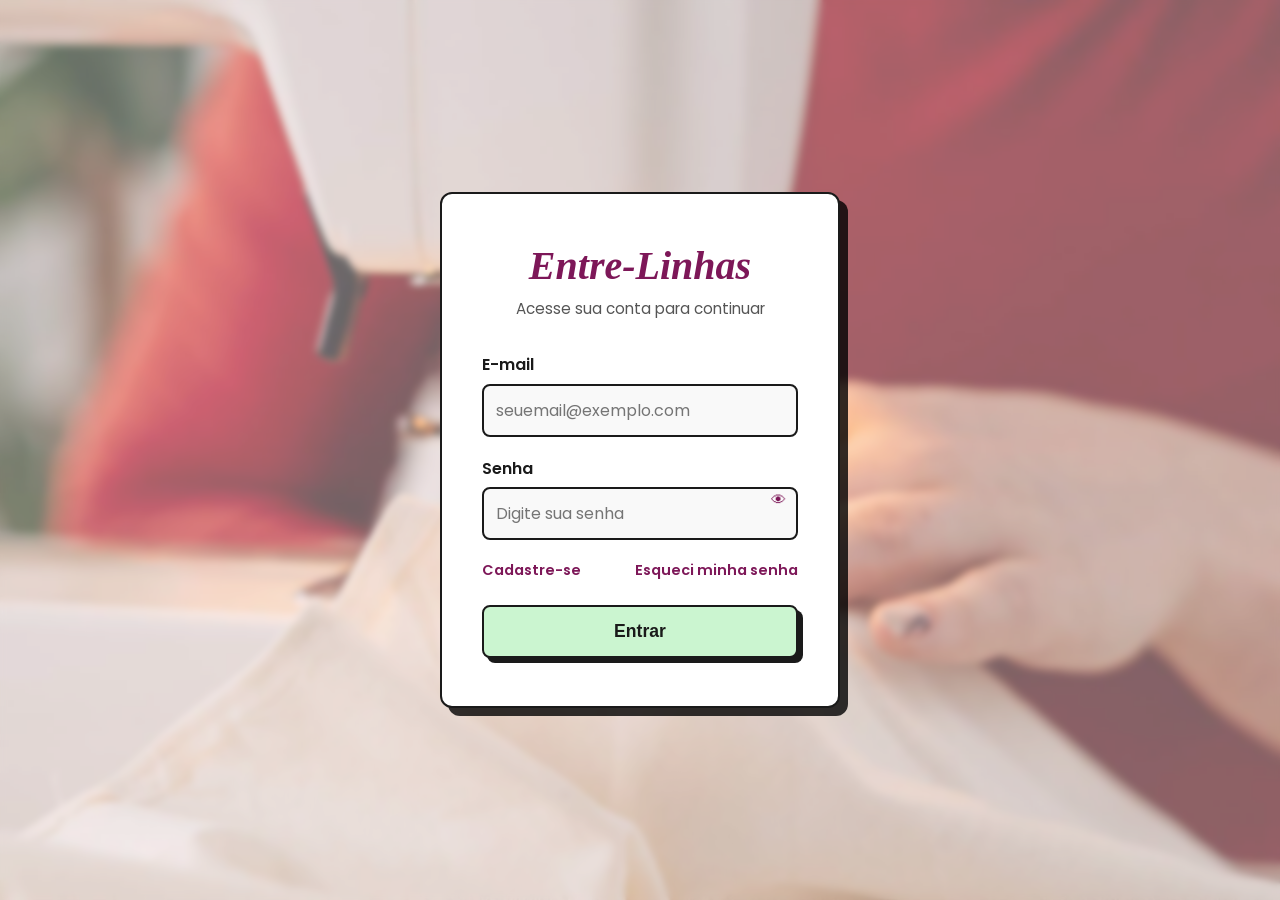
<file: index.html>
<!DOCTYPE html>
<html lang="pt-BR">
<head>
    <meta charset="UTF-8">
    <meta name="viewport" content="width=device-width, initial-scale=1.0">
    <title>Login</title>
    <link rel="stylesheet" href="./frontend/css/style-login.css">
    <link href="https://fonts.googleapis.com/css2?family=Poppins:wght@300;400;600&display=swap" rel="stylesheet">
</head>
<body>

<div class="login-container">

    <h2>Entre-Linhas</h2>
    <p class="descricao">Acesse sua conta para continuar</p>

    <form id="login-form">

        <div class="campo">
            <label for="email">E-mail</label>
            <input type="email" id="email" placeholder="seuemail@exemplo.com" required>
        </div>

        <div class="campo senha-wrapper">
            <label for="senha">Senha</label>
            <input type="password" id="senha" placeholder="Digite sua senha" required>
            <button type="button" class="toggle-senha" data-target="senha">👁</button>
        </div>

        <div class="login-links">
            <a href="choose-reg.html">Cadastre-se</a>
            <a href="forg-pwd.html">Esqueci minha senha</a>
        </div>

        <div id="feedback" class="feedback"></div>

        <button type="submit" class="btn-login">Entrar</button>
    </form>
</div>

<script src="frontend/js/auth.js"></script>

</body>
</html>
</file>
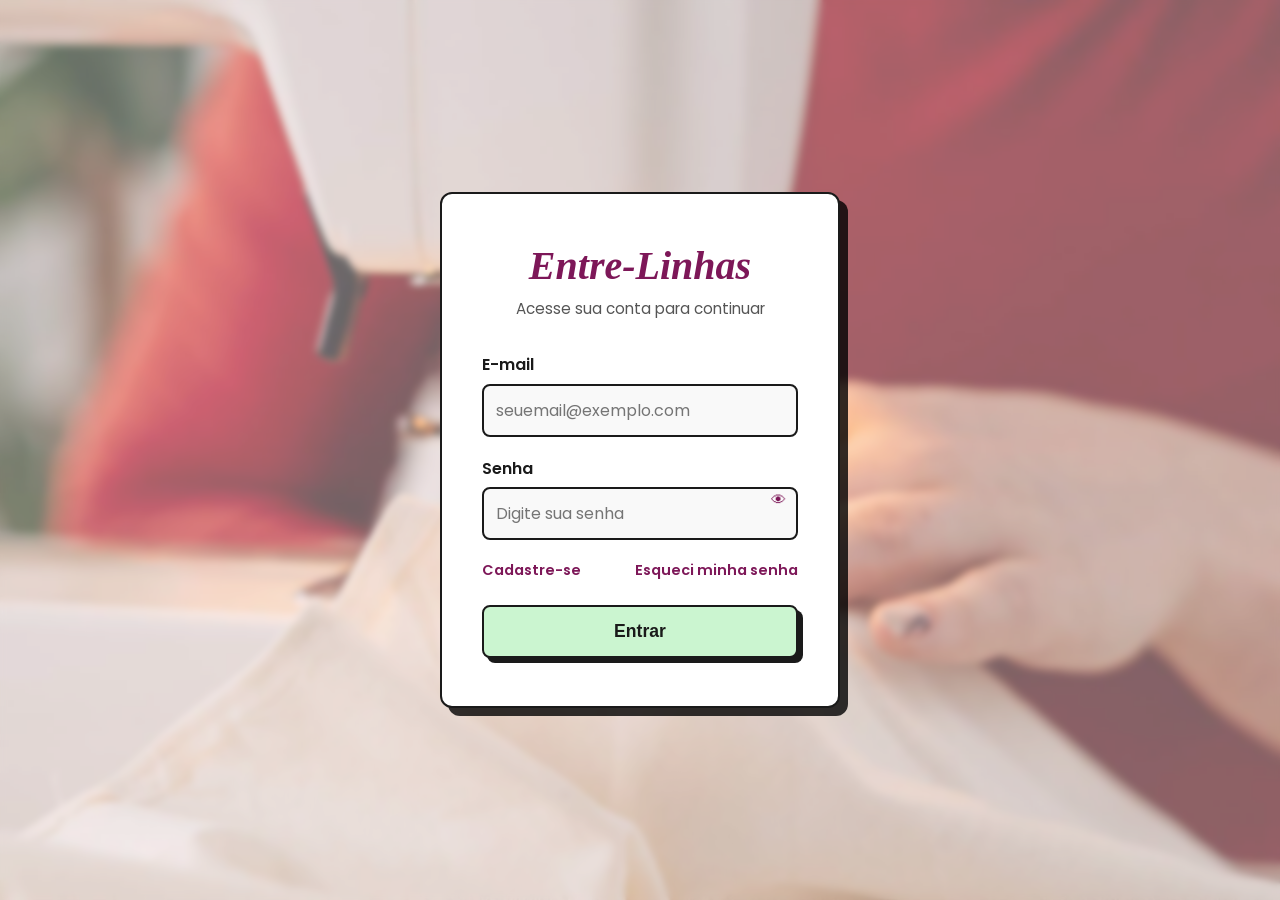
<file: app.html>
<!DOCTYPE html>
<html lang="pt-BR">
<head>
    <meta charset="UTF-8">
    <meta name="viewport" content="width=device-width, initial-scale=1.0">
    <title>Entre Linhas - Dashboard</title>
    <link rel="stylesheet" href="https://fonts.googleapis.com/css2?family=Poppins:wght@300;400;600&display=swap">
    <link rel="stylesheet" href="frontend/css/app.css">
</head>
<body>
<header class="header">
    <h1>Entre Linhas</h1>
    <div class="user-info">
        <span id="welcome-name"></span>
        <span id="welcome-role" class="chip"></span>
        <button id="logout" class="btn secondary">Sair</button>
    </div>
</header>
<div class="layout">
    <aside class="sidebar">
        <h2 class="section-title">Status</h2>
        <div id="status" class="alert">Pronto para testar a API.</div>
        <p id="user-summary"></p>
        <form id="availability-form" class="section">
            <h3>Disponibilidade</h3>
            <label><input type="checkbox" id="availability"> Estou disponível</label>
            <button class="btn" type="submit">Salvar</button>
        </form>
        <form id="open-chat-form" class="section">
            <h3>Abrir chat por ID</h3>
            <div class="form-group">
                <label for="chat-user-id">ID do usuário</label>
                <input type="number" id="chat-user-id" min="1" />
            </div>
            <button class="btn" type="submit">Abrir chat</button>
        </form>
    </aside>

    <main class="content-panel">
        <section class="section">
            <h3>Buscar usuários</h3>
            <form id="search-form">
                <div class="card-list">
                    <div class="form-group">
                        <label for="search-name">Nome</label>
                        <input type="text" id="search-name" placeholder="Buscar por nome">
                    </div>
                    <div class="form-group">
                        <label for="search-type">Tipo</label>
                        <select id="search-type">
                            <option value="">Todos</option>
                            <option value="COMPANY">Empresa</option>
                            <option value="FACTION">Facção</option>
                            <option value="FACCIONISTA">Faccionista</option>
                        </select>
                    </div>
                    <div class="form-group">
                        <label for="search-state">Estado</label>
                        <input type="text" id="search-state" placeholder="UF">
                    </div>
                    <div class="form-group">
                        <label for="search-city">Cidade</label>
                        <input type="text" id="search-city" placeholder="Cidade">
                    </div>
                    <div class="form-group">
                        <label for="search-mainService">Serviço principal</label>
                        <input type="text" id="search-mainService" placeholder="ex: costura">
                    </div>
                    <div class="form-group">
                        <label for="search-availability">Disponibilidade</label>
                        <select id="search-availability">
                            <option value="">Todas</option>
                            <option value="true">Disponível</option>
                            <option value="false">Indisponível</option>
                        </select>
                    </div>
                </div>
                <button class="btn" type="submit">Buscar</button>
            </form>
            <div id="search-results" class="card-list"></div>
        </section>

        <section class="section">
            <h3>Perfil selecionado</h3>
            <div id="profile-details">Escolha um usuário para ver detalhes.</div>
        </section>

        <section class="section">
            <h3>Solicitações de serviço</h3>
            <form id="request-form" class="card-list">
                <div class="form-group">
                    <label for="req-name">Nome do pedido</label>
                    <input type="text" id="req-name" required>
                </div>
                <div class="form-group">
                    <label for="req-description">Descrição</label>
                    <textarea id="req-description"></textarea>
                </div>
                <div class="form-group">
                    <label for="req-faction">ID da facção</label>
                    <input type="number" id="req-faction" required>
                </div>
                <div class="form-group">
                    <label for="req-service">ID do serviço</label>
                    <input type="number" id="req-service" required>
                </div>
                <button class="btn" type="submit">Criar solicitação (empresa)</button>
            </form>
            <div id="request-list" class="card-list"></div>
        </section>

        <section class="section">
            <h3>Chat</h3>
            <div class="card-list">
                <div>
                    <h4>Conversas</h4>
                    <div id="chat-list" class="card-list"></div>
                </div>
                <div>
                    <h4>Mensagens</h4>
                    <div id="message-box" class="messages"></div>
                    <form id="message-form" class="form-group" style="margin-top:0.5rem;">
                        <label for="message-content">Mensagem</label>
                        <input type="text" id="message-content" placeholder="Digite e envie">
                        <button class="btn" type="submit">Enviar</button>
                    </form>
                </div>
            </div>
        </section>

        <section class="section">
            <h3>Avaliações</h3>
            <form id="review-form" class="card-list">
                <div class="form-group">
                    <label for="review-receiver">ID do avaliado</label>
                    <input type="number" id="review-receiver" required>
                </div>
                <div class="form-group">
                    <label for="review-request">ID da solicitação</label>
                    <input type="number" id="review-request" required>
                </div>
                <div class="form-group">
                    <label for="review-rating">Nota (1-5)</label>
                    <input type="number" id="review-rating" min="1" max="5" required>
                </div>
                <div class="form-group">
                    <label for="review-comment">Comentário</label>
                    <textarea id="review-comment"></textarea>
                </div>
                <button class="btn" type="submit">Enviar avaliação</button>
            </form>
            <div id="review-list" class="card-list"></div>
        </section>
    </main>
</div>
<footer>
    Ferramenta básica para testar todos os endpoints do backend.
</footer>
<script src="frontend/js/app.js"></script>
</body>
</html>
</file>
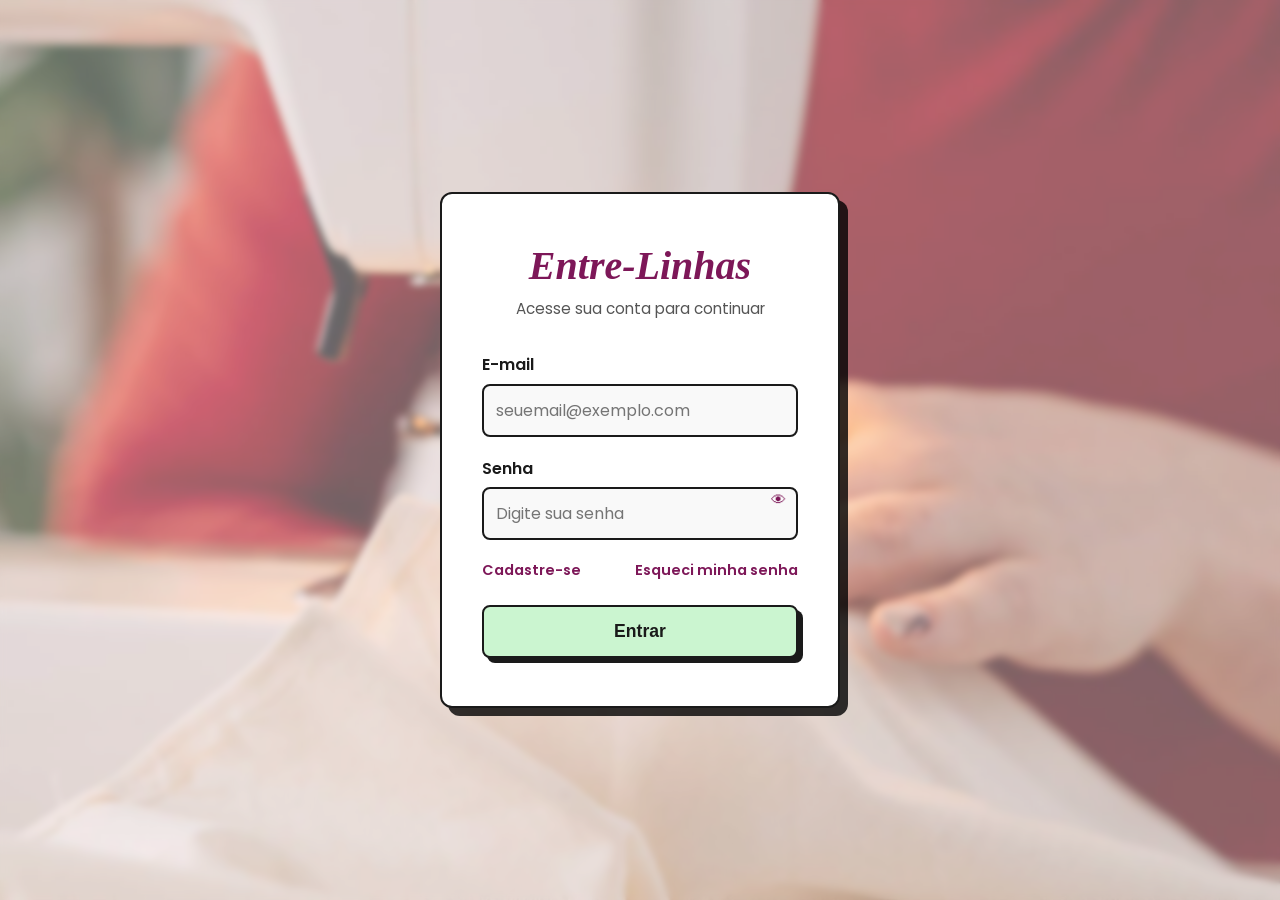
<file: chat.html>
<!DOCTYPE html>
<html lang="pt-BR">
<head>
    <meta charset="UTF-8">
    <meta name="viewport" content="width=device-width, initial-scale=1.0">
    <title>Entre Linhas - Chat</title>
    <link rel="stylesheet" href="https://fonts.googleapis.com/css2?family=Poppins:wght@300;400;600&display=swap">
    <link rel="stylesheet" href="frontend/css/app-shell.css">
</head>
<body>
<header class="topbar">
    <div class="brand">Entre Linhas</div>
    <div class="user-chip">
        <div>
            <div id="user-name"></div>
            <div class="pill" id="user-type"></div>
        </div>
        <button id="menu-toggle" class="menu-btn">☰</button>
    </div>
</header>
<div id="menu-overlay" class="menu-overlay"></div>
<aside id="menu-drawer" class="menu-drawer">
    <h3>Menu</h3>
    <ul class="menu-list">
        <li><button data-link="faccionista-page.html">Busca</button></li>
        <li><button data-link="my-profile.html">Meu perfil</button></li>
        <li><button id="menu-logout">Sair</button></li>
    </ul>
</aside>

<main class="page">
    <div class="section-nav">
        <button class="btn-secondary" onclick="window.history.back();">Voltar</button>
    </div>
    <div class="card">
        <h2 class="section-title">Chat</h2>
        <form id="open-chat-form" class="form-grid">
            <label class="label" for="chat-user-id">Abrir chat com usuário (ID)</label>
            <input id="chat-user-id" type="number" placeholder="Ex: 5">
            <button class="btn-primary" type="submit">Abrir chat</button>
        </form>
        <div class="form-row" style="margin-top:1rem;">
            <div class="card">
                <h3>Conversas</h3>
                <div id="chat-list" class="form-grid"></div>
            </div>
            <div class="card">
                <h3>Mensagens</h3>
                <div id="message-box" class="form-grid"></div>
                <form id="message-form" class="form-grid" style="margin-top:0.5rem;">
                    <input type="hidden" id="chat-id">
                    <label class="label" for="message-content">Mensagem</label>
                    <input id="message-content" type="text" placeholder="Digite sua mensagem">
                    <button class="btn-primary" type="submit">Enviar</button>
                </form>
            </div>
        </div>
        <div id="feedback" class="feedback" aria-live="polite"></div>
    </div>
</main>

<script src="frontend/js/common.js"></script>
<script src="frontend/js/chat.js"></script>
</body>
</html>
</file>
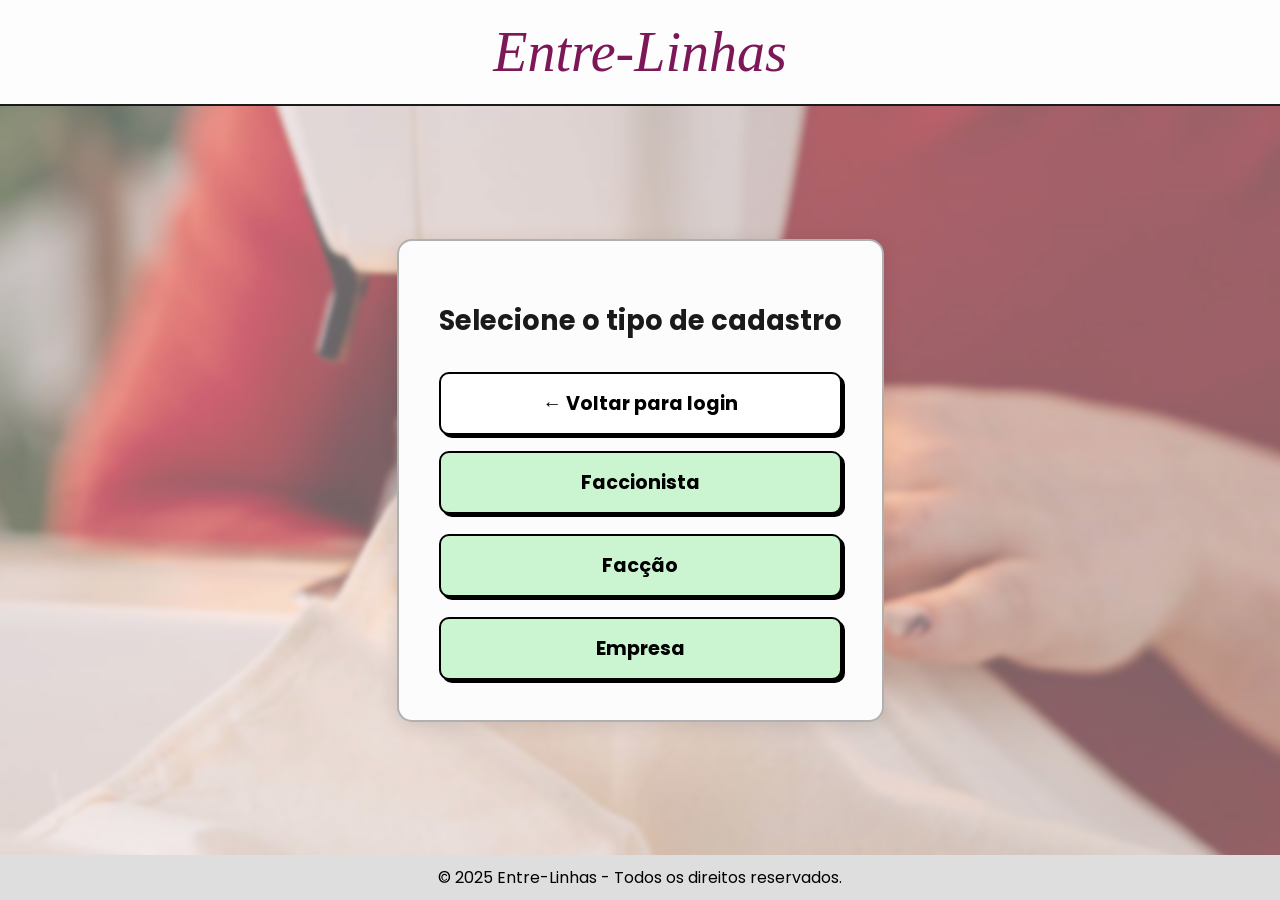
<file: choose-reg.html>
<!DOCTYPE html>
<html lang="pt-BR">
<head>
    <meta charset="UTF-8">
    <meta name="viewport" content="width=device-width, initial-scale=1.0">
    <title>Tipo de Cadastro</title>
    <link rel="stylesheet" href="./frontend/css/reg-choose.css">
    <link href="https://fonts.googleapis.com/css2?family=Poppins:wght@300;400;600&display=swap" rel="stylesheet">
</head>

<body>

<header class="header-faixa">
    Entre-Linhas
</header>

<div class="container">

    <h1 class="titulo">Selecione o tipo de cadastro</h1>

    <div class="botoes-container" style="margin-bottom: 16px;">
        <a href="index.html" class="botao" style="background-color:#fff;">← Voltar para login</a>
    </div>

    <div class="botoes-container">
        <a href="faccionista-reg.html" class="botao">Faccionista</a>
        <a href="faccao-reg.html" class="botao">Facção</a>
        <a href="empresa-reg.html" class="botao">Empresa</a>
    </div>

</div>

<footer class="footer-faixa">
    &copy; 2025 Entre-Linhas - Todos os direitos reservados.
</footer>

</body>
</html>
</file>
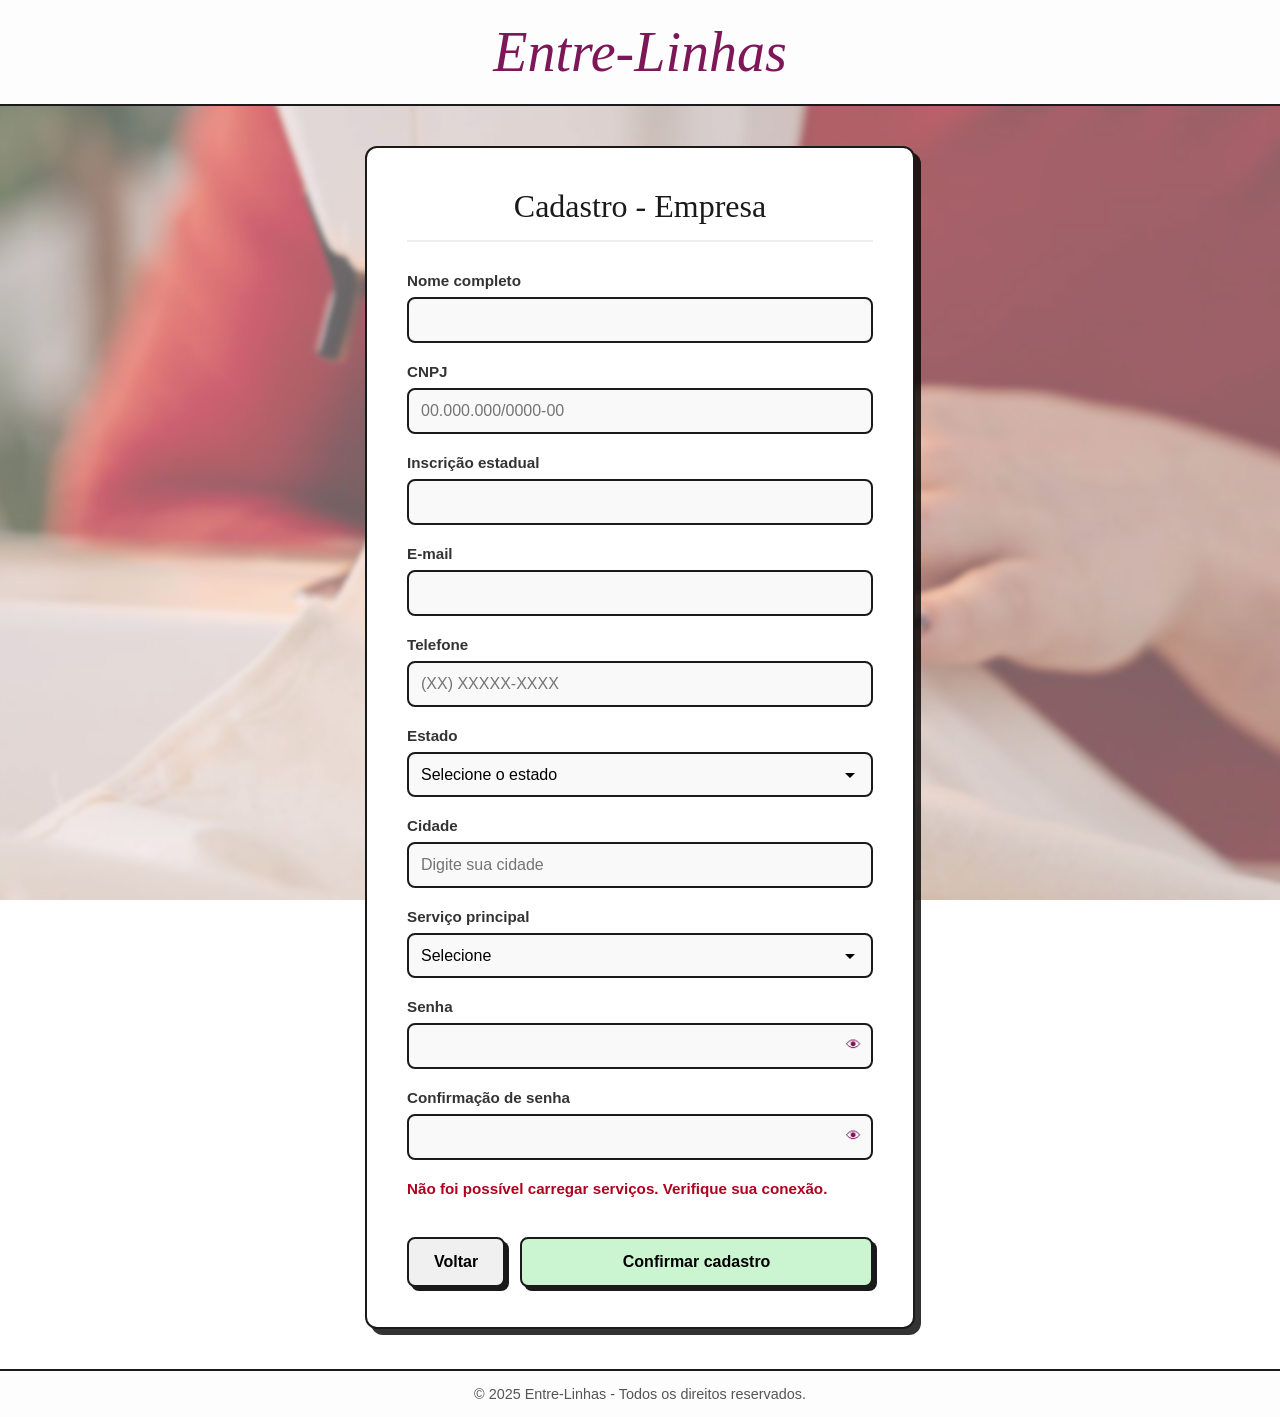
<file: empresa-reg.html>
<!DOCTYPE html>
<html lang="pt-BR">
<head>
    <meta charset="UTF-8">
    <meta name="viewport" content="width=device-width, initial-scale=1.0">
    <title>Cadastro - Empresa</title>
    <link rel="stylesheet" href="frontend/css/style-reg.css">
</head>
<body>
    <header class="header-faixa">
        Entre-Linhas
    </header>

    <div class="cadastro-container">
        <div class="titulo">
            Cadastro - Empresa
        </div>

        <form id="register-form" data-user-type="COMPANY">
            <div class="campo-grupo">
                <label for="nome">Nome completo</label>
                <input type="text" id="nome" name="nome" required>
            </div>

            <div class="campo-grupo">
                <label for="cnpj">CNPJ</label>
                <input type="text" id="cnpj" name="cnpj" placeholder="00.000.000/0000-00" required>
            </div>

            <div class="campo-grupo">
                <label for="inscricao-estadual">Inscrição estadual</label>
                <input type="text" id="inscricao-estadual" name="inscricao-estadual" required>
            </div>

            <div class="campo-grupo">
                <label for="email">E-mail</label>
                <input type="email" id="email" name="email" required>
            </div>

            <div class="campo-grupo">
                <label for="telefone">Telefone</label>
                <input type="tel" id="telefone" name="telefone" placeholder="(XX) XXXXX-XXXX" required>
            </div>

            <div class="campo-grupo">
                <label for="estado">Estado</label>
                <select id="estado" name="estado" required>
                    <option value="" disabled selected>Selecione o estado</option>
                </select>
            </div>

            <div class="campo-grupo">
                <label for="cidade">Cidade</label>
                <input type="text" id="cidade" name="cidade" placeholder="Digite sua cidade" list="lista-cidades" required>
                <datalist id="lista-cidades"></datalist>
            </div>

            <div class="campo-grupo">
                <label for="servico-id">Serviço principal</label>
                <select id="servico-id" name="servico-id" required>
                    <option value="" disabled selected>Selecione</option>
                </select>
            </div>

            <div class="campo-grupo senha-wrapper">
                <label for="senha">Senha</label>
                <input type="password" id="senha" name="senha" minlength="8" required>
                <button type="button" class="toggle-senha" data-target="senha">👁</button>
            </div>

            <div class="campo-grupo senha-wrapper">
                <label for="confirmacao-senha">Confirmação de senha</label>
                <input type="password" id="confirmacao-senha" name="confirmacao-senha" minlength="8" required>
                <button type="button" class="toggle-senha" data-target="confirmacao-senha">👁</button>
            </div>

            <div id="feedback" class="feedback"></div>

            <div class="botoes-container">
                <a href="choose-reg.html" class="btn-voltar">Voltar</a>
                <button type="submit" class="btn-confirmar">
                    Confirmar cadastro
                </button>
            </div>
        </form>
    </div>

    <footer class="footer-faixa">
        &copy; 2025 Entre-Linhas - Todos os direitos reservados.
    </footer>

    <script src="frontend/js/main.js"></script>
    <script src="frontend/js/auth.js"></script>
</body>
</html>
</file>
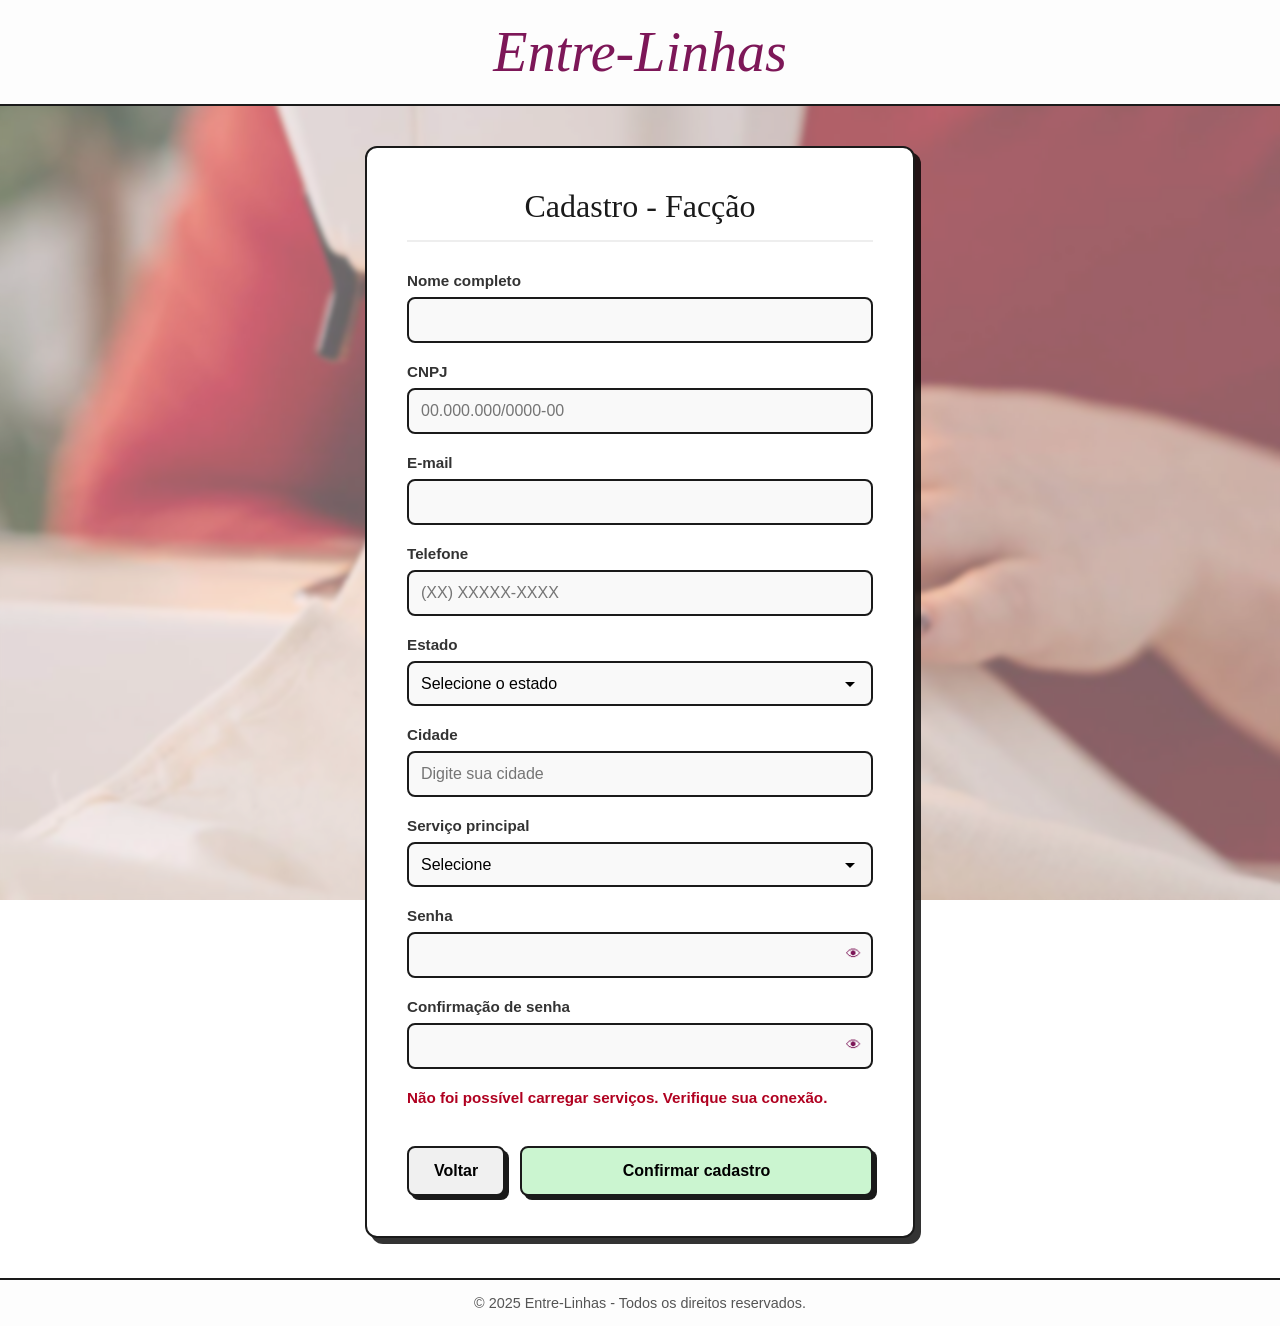
<file: faccao-reg.html>
<!DOCTYPE html>
<html lang="pt-BR">
<head>
    <meta charset="UTF-8">
    <meta name="viewport" content="width=device-width, initial-scale=1.0">
    <title>Cadastro - Facção</title>
    <link rel="stylesheet" href="frontend/css/style-reg.css">
</head>
<body>
    <header class="header-faixa">
        Entre-Linhas
    </header>

    <div class="cadastro-container">
        <div class="titulo">
            Cadastro - Facção
        </div>

        <form id="register-form" data-user-type="FACTION">
            <div class="campo-grupo">
                <label for="nome">Nome completo</label>
                <input type="text" id="nome" name="nome" required>
            </div>

            <div class="campo-grupo">
                <label for="cnpj">CNPJ</label>
                <input type="text" id="cnpj" name="cnpj" placeholder="00.000.000/0000-00" required>
            </div>

            <div class="campo-grupo">
                <label for="email">E-mail</label>
                <input type="email" id="email" name="email" required>
            </div>

            <div class="campo-grupo">
                <label for="telefone">Telefone</label>
                <input type="tel" id="telefone" name="telefone" placeholder="(XX) XXXXX-XXXX" required>
            </div>

            <div class="campo-grupo">
                <label for="estado">Estado</label>
                <select id="estado" name="estado" required>
                    <option value="" disabled selected>Selecione o estado</option>
                </select>
            </div>

            <div class="campo-grupo">
                <label for="cidade">Cidade</label>
                <input type="text" id="cidade" name="cidade" placeholder="Digite sua cidade" list="lista-cidades" required>
                <datalist id="lista-cidades"></datalist>
            </div>

            <div class="campo-grupo">
                <label for="servico-id">Serviço principal</label>
                <select id="servico-id" name="servico-id" required>
                    <option value="" disabled selected>Selecione</option>
                </select>
            </div>

            <div class="campo-grupo senha-wrapper">
                <label for="senha">Senha</label>
                <input type="password" id="senha" name="senha" minlength="8" required>
                <button type="button" class="toggle-senha" data-target="senha">👁</button>
            </div>

            <div class="campo-grupo senha-wrapper">
                <label for="confirmacao-senha">Confirmação de senha</label>
                <input type="password" id="confirmacao-senha" name="confirmacao-senha" minlength="8" required>
                <button type="button" class="toggle-senha" data-target="confirmacao-senha">👁</button>
            </div>

            <div id="feedback" class="feedback"></div>

            <div class="botoes-container">
                <a href="choose-reg.html" class="btn-voltar">Voltar</a>
                <button type="submit" class="btn-confirmar">
                    Confirmar cadastro
                </button>
            </div>
        </form>
    </div>

    <footer class="footer-faixa">
        &copy; 2025 Entre-Linhas - Todos os direitos reservados.
    </footer>

    <script src="frontend/js/main.js"></script>
    <script src="frontend/js/auth.js"></script>
</body>
</html>
</file>
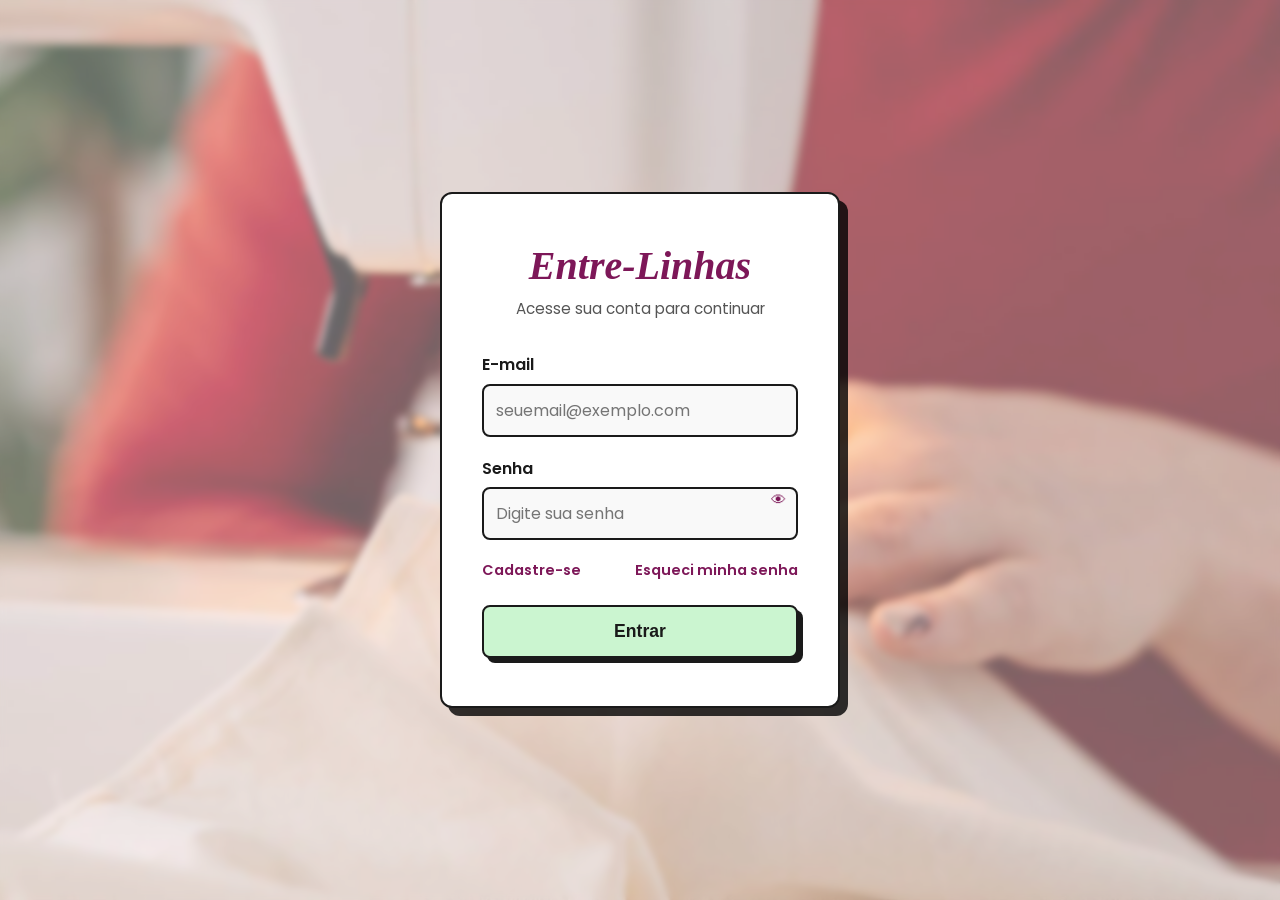
<file: faccionista-page.html>
<!DOCTYPE html>
<html lang="pt-BR">
<head>
    <meta charset="UTF-8">
    <meta name="viewport" content="width=device-width, initial-scale=1.0">
    <title>Entre-Linhas — Conexões</title>
    <link href="https://fonts.googleapis.com/css2?family=Poppins:wght@300;400;600&display=swap" rel="stylesheet">
    <link rel="stylesheet" href="./frontend/css/faccionista.css">
    <link rel="stylesheet" href="https://cdnjs.cloudflare.com/ajax/libs/font-awesome/6.5.0/css/all.min.css">
</head>
<body>

<header class="topbar home-topbar">
    <div class="logo">
        <img src="frontend/images/agulha.png" alt="Agulha e Linha" class="logo-icon">
        Entre-Linhas
    </div>

    <div class="header-actions">
        <div class="user-meta">
            <div id="user-name" class="user-name"></div>
            <span class="pill" id="user-type"></span>
        </div>
        <button class="icon-btn menu-toggle" id="menu-toggle" aria-label="Abrir menu">☰</button>
        <div class="menu-panel" id="menu-panel">
            <button data-action="profile">Meu perfil</button>
            <button data-action="logout">Sair</button>
            <button class="danger" data-action="delete">Deletar conta</button>
        </div>
    </div>
</header>
<div id="menu-overlay" class="menu-overlay"></div>

<main class="container home-content">
    <section class="panel">
        <h2>Encontre quem você procura</h2>
        <p class="subtitle">Pesquise pelo nome e refine por filtros para ver apenas as entidades relevantes para o seu perfil.</p>
        <div class="search-bar">
            <i class="fa fa-search"></i>
            <input id="search-name" type="search" placeholder="Buscar pelo nome da entidade" autocomplete="off">
        </div>
        <div class="filters-grid">
            <div class="filter-field">
                <label for="filter-city">Cidade</label>
                <input id="filter-city" type="text" placeholder="Ex.: São Paulo">
            </div>
            <div class="filter-field">
                <label for="filter-state">Estado</label>
                <input id="filter-state" type="text" placeholder="UF">
            </div>
            <div class="filter-field">
                <label for="filter-service">Serviço</label>
                <select id="filter-service"></select>
            </div>
            <div class="filter-field">
                <label for="filter-type">Tipo de entidade</label>
                <select id="filter-type"></select>
            </div>
        </div>
    </section>

    <section class="panel results-panel">
        <div class="panel-header">
            <h2>Resultados</h2>
            <div id="feedback" class="feedback" aria-live="polite"></div>
        </div>
        <div id="results" class="cards-grid"></div>
    </section>
</main>

<footer>
    © 2025 Entre-Linhas — Todos os direitos reservados.
</footer>

<script src="frontend/js/common.js"></script>
<script src="frontend/js/home.js"></script>
</body>
</html>
</file>
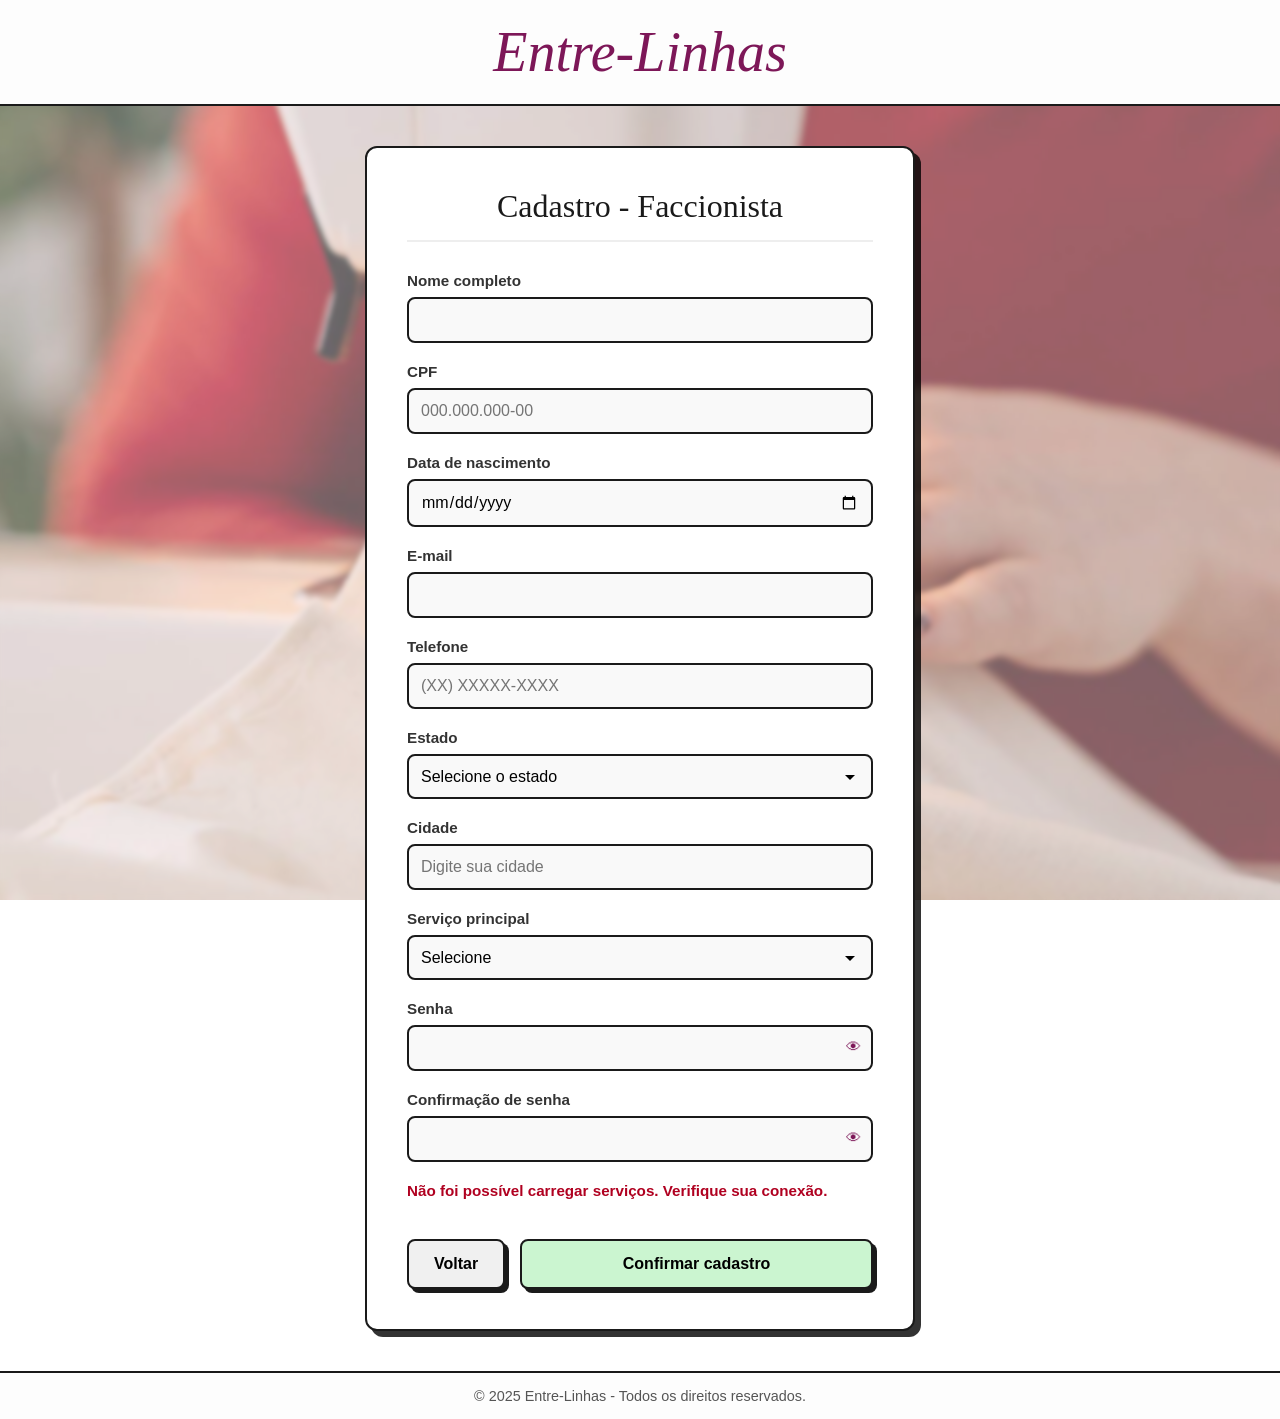
<file: faccionista-reg.html>
<!DOCTYPE html>
<html lang="pt-BR">
<head>
    <meta charset="UTF-8">
    <meta name="viewport" content="width=device-width, initial-scale=1.0">
    <title>Cadastro - Faccionista</title>
    <link rel="stylesheet" href="frontend/css/style-reg.css">
</head>

<body>

    <header class="header-faixa">
        Entre-Linhas
    </header>

    <div class="cadastro-container">

        <div class="titulo">
            Cadastro - Faccionista
        </div>

        <form id="register-form" data-user-type="FACCIONISTA">

            <div class="campo-grupo">
                <label for="nome">Nome completo</label>
                <input type="text" id="nome" name="nome" required>
            </div>

            <div class="campo-grupo">
                <label for="cpf">CPF</label>
                <input type="text" id="cpf" name="cpf"
                       placeholder="000.000.000-00"
                       title="Digite o CPF"
                       required>
            </div>

            <div class="campo-grupo">
                <label for="data-nascimento">Data de nascimento</label>
                <input type="date" id="data-nascimento" name="data-nascimento" required>
            </div>

            <div class="campo-grupo">
                <label for="email">E-mail</label>
                <input type="email" id="email" name="email" required>
            </div>

            <div class="campo-grupo">
                <label for="telefone">Telefone</label>
                <input type="tel" id="telefone" name="telefone" placeholder="(XX) XXXXX-XXXX" required>
            </div>

            <div class="campo-grupo">
                <label for="estado">Estado</label>
                <select id="estado" name="estado" required>
                    <option value="" disabled selected>Selecione o estado</option>
                </select>
            </div>

            <div class="campo-grupo">
                <label for="cidade">Cidade</label>
                <input type="text" id="cidade" name="cidade" placeholder="Digite sua cidade" list="lista-cidades" required>
                <datalist id="lista-cidades"></datalist>
            </div>

            <div class="campo-grupo">
                <label for="servico-id">Serviço principal</label>
                <select id="servico-id" name="servico-id" required>
                    <option value="" disabled selected>Selecione</option>
                </select>
            </div>

            <div class="campo-grupo senha-wrapper">
                <label for="senha">Senha</label>
                <input type="password" id="senha" name="senha" minlength="8" required>
                <button type="button" class="toggle-senha" data-target="senha">👁</button>
            </div>

            <div class="campo-grupo senha-wrapper">
                <label for="confirmacao-senha">Confirmação de senha</label>
                <input type="password" id="confirmacao-senha" name="confirmacao-senha" minlength="8" required>
                <button type="button" class="toggle-senha" data-target="confirmacao-senha">👁</button>
            </div>

            <div id="feedback" class="feedback"></div>

            <div class="botoes-container">
                <a href="choose-reg.html" class="btn-voltar">Voltar</a>
                <button type="submit" class="btn-confirmar">
                    Confirmar cadastro
                </button>
            </div>

        </form>
    </div>

    <footer class="footer-faixa">
        &copy; 2025 Entre-Linhas - Todos os direitos reservados.
    </footer>

    <script src="frontend/js/main.js"></script>
    <script src="frontend/js/auth.js"></script>

</body>
</html>
</file>
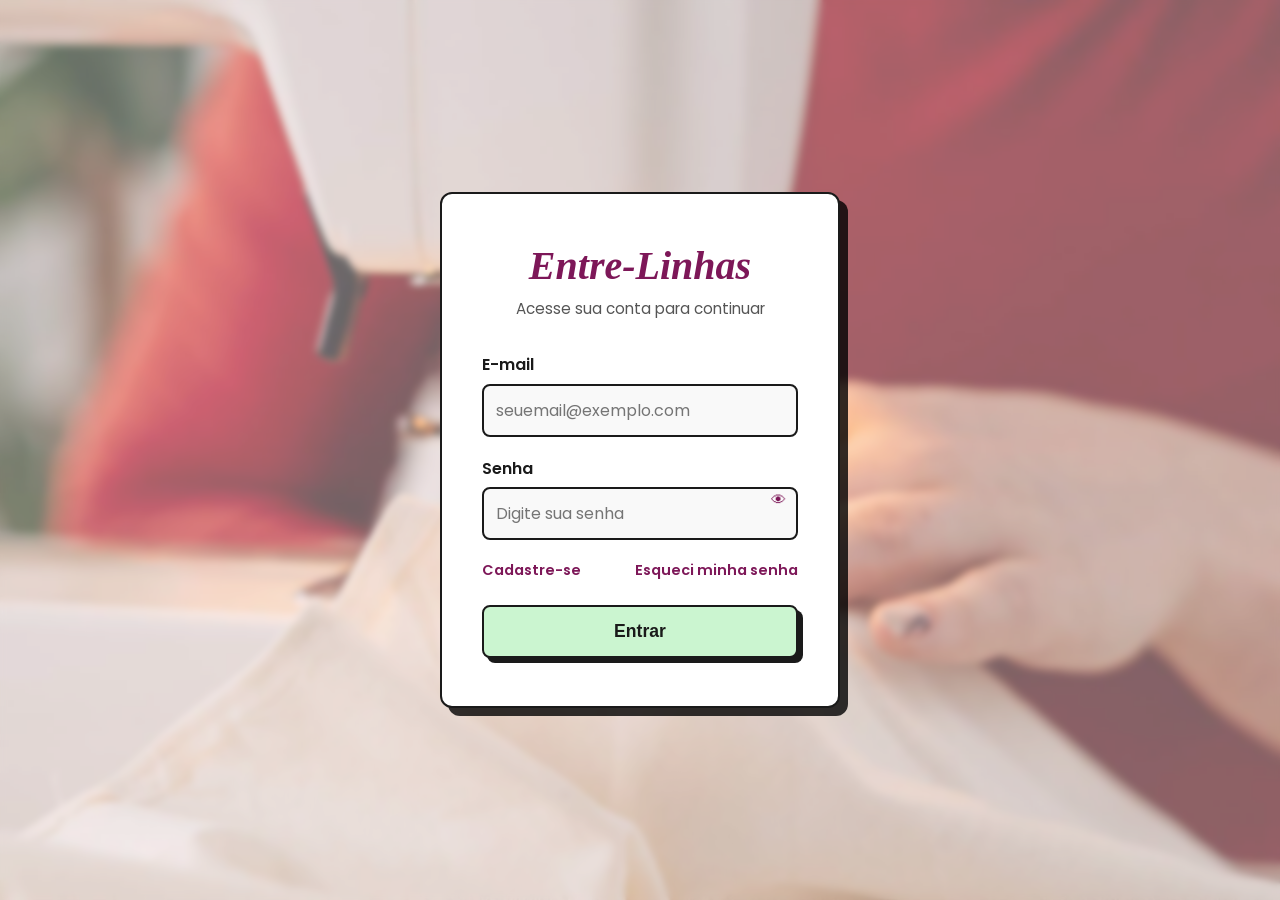
<file: my-profile.html>
<!DOCTYPE html>
<html lang="pt-BR">
<head>
    <meta charset="UTF-8">
    <meta name="viewport" content="width=device-width, initial-scale=1.0">
    <title>Entre Linhas - Meu Perfil</title>
    <link rel="stylesheet" href="https://fonts.googleapis.com/css2?family=Poppins:wght@300;400;600&display=swap">
    <link rel="stylesheet" href="frontend/css/faccionista.css">
    <link rel="stylesheet" href="https://cdnjs.cloudflare.com/ajax/libs/font-awesome/6.5.0/css/all.min.css">
</head>
<body>
<header class="topbar home-topbar">
    <div class="logo">
        <img src="frontend/images/agulha.png" alt="Agulha e Linha" class="logo-icon">
        Entre-Linhas
    </div>
    <div class="header-actions">
        <div class="user-meta">
            <div id="user-name" class="user-name"></div>
            <span class="pill" id="user-type"></span>
        </div>
        <button class="icon-btn menu-toggle" id="menu-toggle" aria-label="Abrir menu">☰</button>
        <div class="menu-panel" id="menu-panel">
            <button data-action="profile">Meu perfil</button>
            <button data-action="logout">Sair</button>
            <button class="danger" data-action="delete">Deletar conta</button>
        </div>
    </div>
</header>
<div id="menu-overlay" class="menu-overlay"></div>

<main class="container home-content">
    <section class="panel">
        <div class="panel-header">
            <h2>Meu perfil</h2>
            <button class="btn-secondary" data-link="faccionista-page.html">Voltar para a busca</button>
        </div>
        <p class="subtitle">Atualize suas informações e mantenha seu perfil sempre completo.</p>
        <form id="profile-form" class="form-grid">
            <div class="form-row">
                <div>
                    <label class="label" for="profile-name">Nome completo</label>
                    <input type="text" id="profile-name" required>
                </div>
                <div>
                    <label class="label" for="profile-email">E-mail</label>
                    <input type="email" id="profile-email" required>
                </div>
            </div>
            <div class="form-row">
                <div>
                    <label class="label" for="profile-phone">Telefone</label>
                    <input type="text" id="profile-phone">
                </div>
                <div>
                    <label class="label" for="profile-service">Serviço principal</label>
                    <select id="profile-service"></select>
                </div>
            </div>
            <div class="form-row">
                <div>
                    <label class="label" for="profile-state">Estado</label>
                    <input type="text" id="profile-state">
                </div>
                <div>
                    <label class="label" for="profile-city">Cidade</label>
                    <input type="text" id="profile-city">
                </div>
            </div>
            <div class="form-row">
                <div>
                    <label class="label" for="profile-desc">Descrição</label>
                    <textarea id="profile-desc" placeholder="Conte sobre você, sua facção ou empresa"></textarea>
                </div>
                <div class="availability-box">
                    <label class="label">Disponibilidade</label>
                    <label class="switch-label"><input type="checkbox" id="profile-availability"> Estou disponível</label>
                </div>
            </div>
            <div class="form-row" id="specific-fields"></div>
            <div class="form-actions">
                <button class="btn-primary" type="submit">Salvar alterações</button>
            </div>
            <div id="feedback" class="feedback" aria-live="polite"></div>
        </form>
    </section>
</main>

<footer>
    © 2025 Entre-Linhas — Todos os direitos reservados.
</footer>

<script src="frontend/js/common.js"></script>
<script src="frontend/js/my-profile.js"></script>
</body>
</html>
</file>
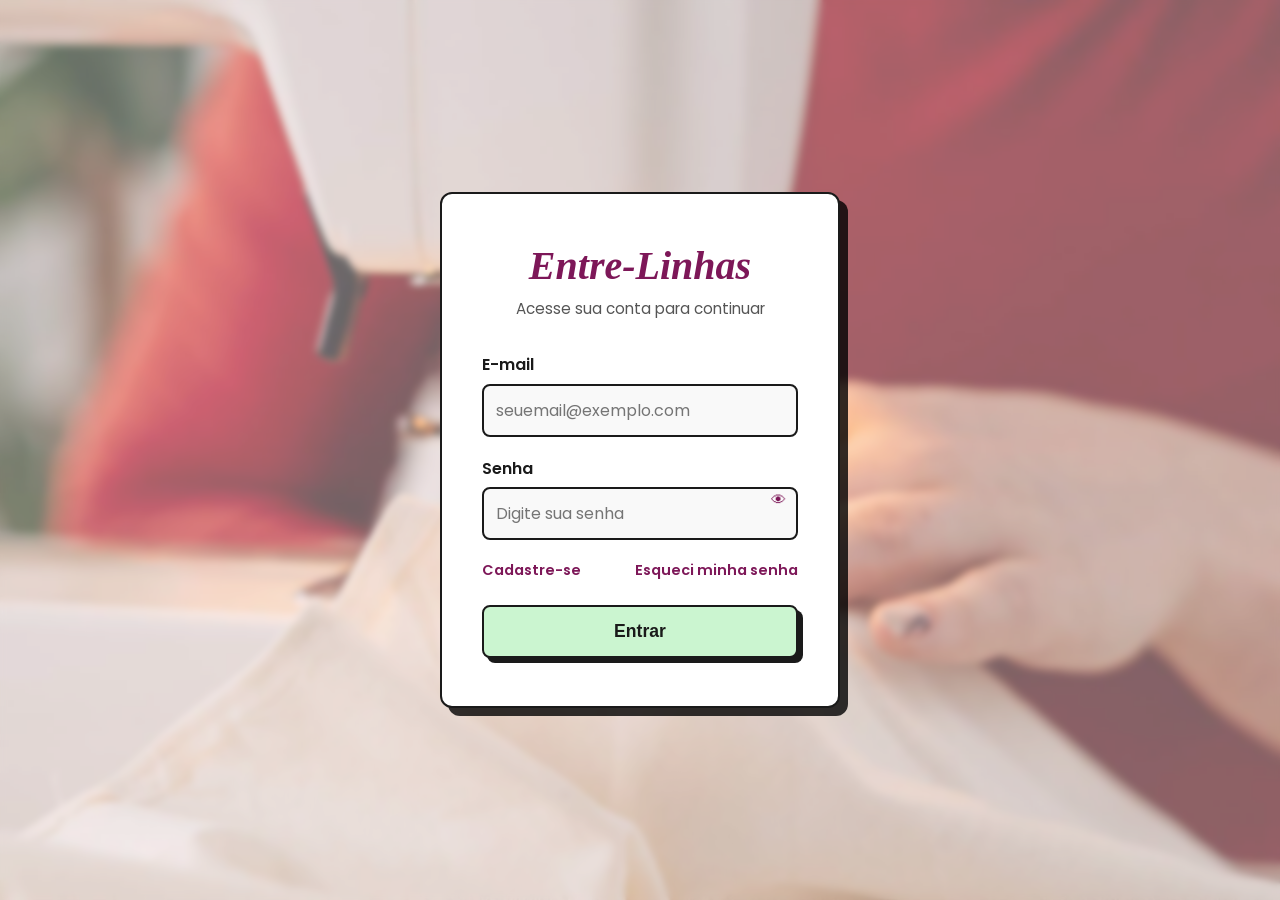
<file: profile.html>
<!DOCTYPE html>
<html lang="pt-BR">
<head>
    <meta charset="UTF-8">
    <meta name="viewport" content="width=device-width, initial-scale=1.0">
    <title>Entre Linhas - Perfil</title>
    <link rel="stylesheet" href="https://fonts.googleapis.com/css2?family=Poppins:wght@300;400;600&display=swap">
    <link rel="stylesheet" href="frontend/css/faccionista.css">
    <link rel="stylesheet" href="https://cdnjs.cloudflare.com/ajax/libs/font-awesome/6.5.0/css/all.min.css">
</head>
<body>
<header class="topbar home-topbar">
    <div class="logo">
        <img src="frontend/images/agulha.png" alt="Agulha e Linha" class="logo-icon">
        Entre-Linhas
    </div>
    <div class="header-actions">
        <div class="user-meta">
            <div id="user-name" class="user-name"></div>
            <span class="pill" id="user-type"></span>
        </div>
        <button class="icon-btn menu-toggle" id="menu-toggle" aria-label="Abrir menu">☰</button>
        <div class="menu-panel" id="menu-panel">
            <button data-action="profile">Meu perfil</button>
            <button data-action="logout">Sair</button>
            <button class="danger" data-action="delete">Deletar conta</button>
        </div>
    </div>
</header>
<div id="menu-overlay" class="menu-overlay"></div>

<main class="container home-content">
    <section class="panel">
        <div class="panel-header">
            <div class="section-nav">
                <button class="btn-secondary" onclick="window.history.back();">Voltar</button>
                <button class="btn-secondary" data-link="faccionista-page.html">Ir para a busca</button>
            </div>
            <h2 id="profile-name">Perfil</h2>
        </div>
        <p class="text-muted" id="profile-type"></p>
        <div class="chips">
            <span class="chip" id="profile-location"></span>
            <span class="chip">Serviço: <span id="profile-service"></span></span>
            <span class="chip">Avaliação: <span id="profile-rating"></span></span>
            <span class="chip">Serviços: <span id="profile-services"></span></span>
            <span class="chip">Disponibilidade: <span id="profile-availability"></span></span>
        </div>
        <p id="profile-desc" class="description"></p>
        <div id="profile-specific"></div>
        <div class="card-actions" id="profile-actions"></div>
        <div id="feedback" class="feedback" aria-live="polite"></div>
    </section>
</main>

<footer>
    © 2025 Entre-Linhas — Todos os direitos reservados.
</footer>

<script src="frontend/js/common.js"></script>
<script src="frontend/js/profile.js"></script>
</body>
</html>
</file>
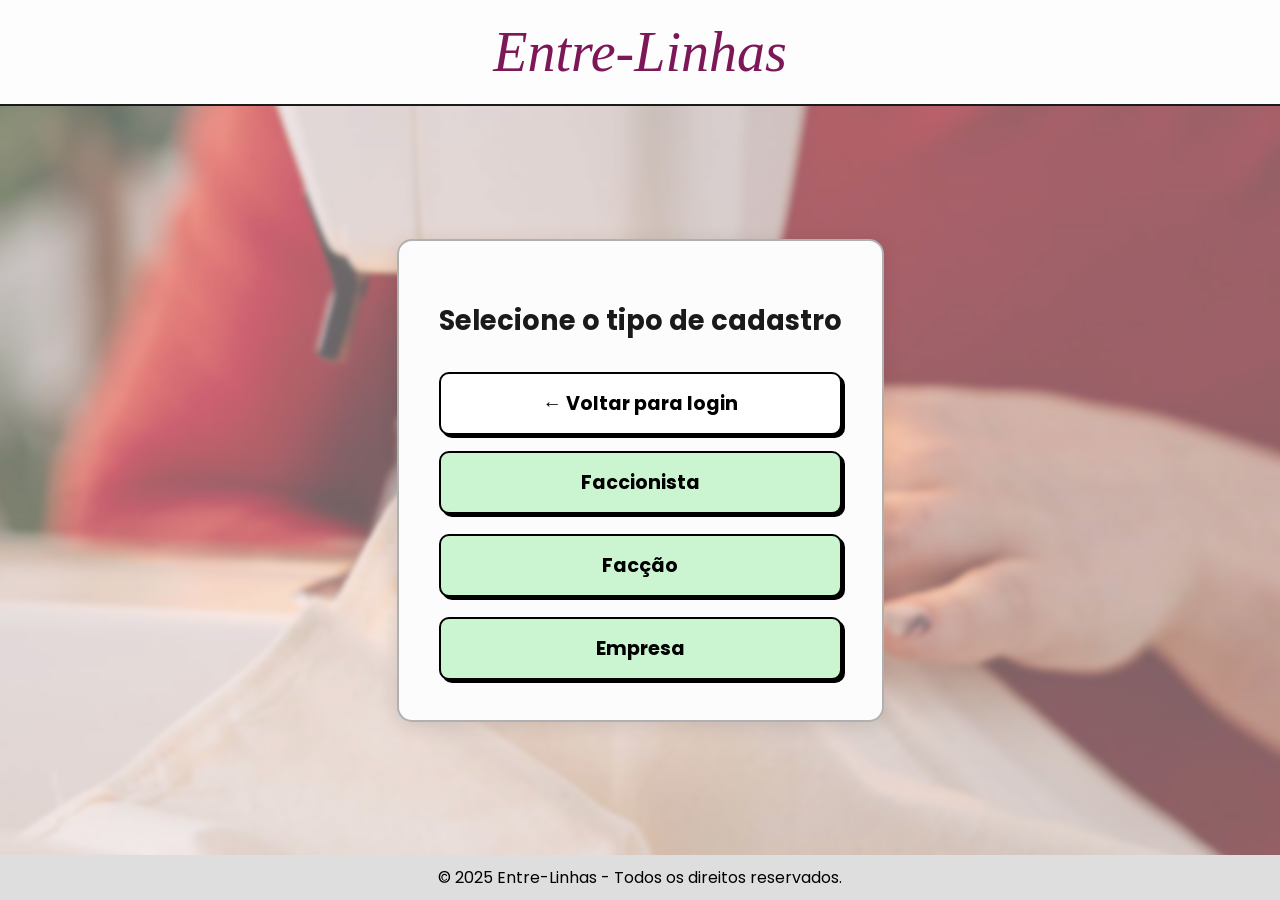
<file: register.html>
<!DOCTYPE html>
<html lang="pt-BR">
<head>
    <meta charset="UTF-8">
    <meta name="viewport" content="width=device-width, initial-scale=1.0">
    <title>Cadastro - Entre Linhas</title>
    <link rel="stylesheet" href="https://fonts.googleapis.com/css2?family=Poppins:wght@300;400;600&display=swap">
    <link rel="stylesheet" href="frontend/css/style-reg.css">
</head>
<body>
<header class="header-faixa">Entre-Linhas</header>
<div class="cadastro-container">
    <div class="titulo">Cadastro</div>
    <form id="register-form">
        <div class="campo-grupo">
            <label for="nome">Nome completo</label>
            <input type="text" id="nome" required>
        </div>
        <div class="campo-grupo campo-faccionista">
            <label for="cpf">CPF</label>
            <input type="text" id="cpf" placeholder="000.000.000-00">
        </div>
        <div class="campo-grupo campo-faccionista">
            <label for="data-nascimento">Data de nascimento</label>
            <input type="date" id="data-nascimento">
        </div>
        <div class="campo-grupo campo-cnpj">
            <label for="cnpj">CNPJ (empresa/facção)</label>
            <input type="text" id="cnpj" placeholder="00.000.000/0000-00">
        </div>
        <div class="campo-grupo campo-ie">
            <label for="inscricao-estadual">Inscrição estadual (somente empresa)</label>
            <input type="text" id="inscricao-estadual">
        </div>
        <div class="campo-grupo">
            <label for="email">E-mail</label>
            <input type="email" id="email" required>
        </div>
        <div class="campo-grupo">
            <label for="telefone">Telefone</label>
            <input type="tel" id="telefone" placeholder="(XX) XXXXX-XXXX" required>
        </div>
        <div class="campo-grupo">
            <label for="estado">Estado</label>
            <select id="estado" required>
                <option value="" disabled selected>Selecione o estado</option>
            </select>
        </div>
        <div class="campo-grupo">
            <label for="cidade">Cidade</label>
            <input type="text" id="cidade" list="lista-cidades" required>
            <datalist id="lista-cidades"></datalist>
        </div>
        <div class="campo-grupo">
            <label for="servico-id">Serviço principal</label>
            <select id="servico-id">
                <option value="" selected>Selecione um serviço</option>
            </select>
        </div>
        <div class="campo-grupo">
            <label for="senha">Senha</label>
            <input type="password" id="senha" required minlength="8">
        </div>
        <div class="campo-grupo">
            <label for="confirmacao-senha">Confirmação de senha</label>
            <input type="password" id="confirmacao-senha" required minlength="8">
        </div>
        <div id="feedback" class="descricao"></div>
        <div class="botoes-container">
            <a href="choose-reg.html" class="btn-voltar">Voltar</a>
            <button type="submit" class="btn-confirmar">Confirmar cadastro</button>
        </div>
    </form>
</div>
<footer class="footer-faixa">&copy; 2025 Entre-Linhas - Todos os direitos reservados.</footer>
<script src="frontend/js/main.js"></script>
<script src="frontend/js/auth.js"></script>
<script>
    const params = new URLSearchParams(window.location.search);
    const userType = params.get('type');
    const header = document.querySelector('.titulo');
    if (!userType) {
        window.location.href = 'choose-reg.html';
    } else if (header) {
        const labelMap = {
            FACCIONISTA: 'Cadastro - Faccionista',
            FACTION: 'Cadastro - Facção',
            COMPANY: 'Cadastro - Empresa'
        };
        header.textContent = labelMap[userType] || 'Cadastro';
    }

    function ajustarCamposPorTipo(tipo) {
        const campoFaccionista = document.querySelectorAll('.campo-faccionista');
        const campoCnpj = document.querySelectorAll('.campo-cnpj');
        const campoIe = document.querySelectorAll('.campo-ie');

        campoFaccionista.forEach(c => c.style.display = tipo === 'FACCIONISTA' ? 'block' : 'none');
        campoCnpj.forEach(c => c.style.display = tipo === 'FACTION' || tipo === 'COMPANY' ? 'block' : 'none');
        campoIe.forEach(c => c.style.display = tipo === 'COMPANY' ? 'block' : 'none');
    }

    ajustarCamposPorTipo(userType);
</script>
</body>
</html>
</file>
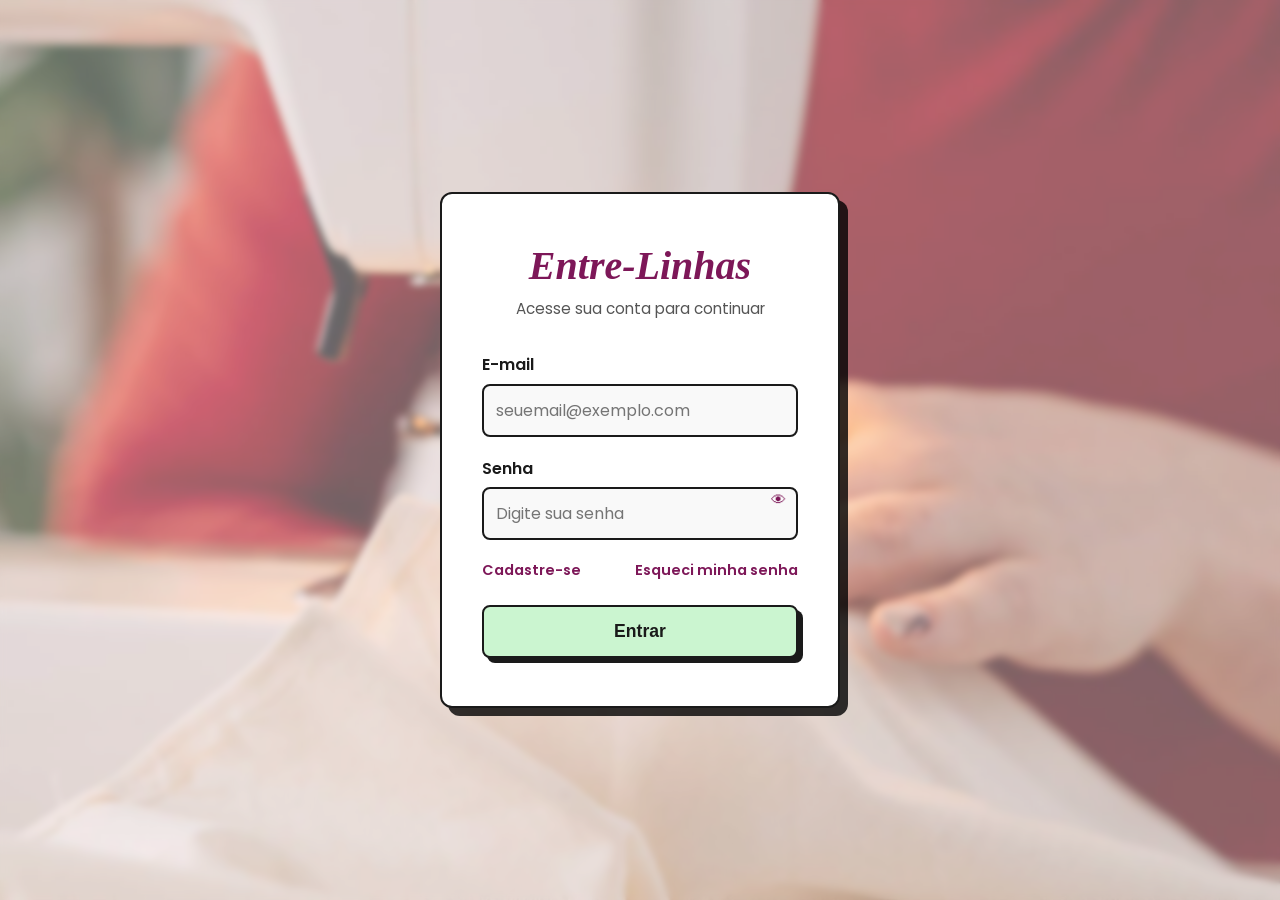
<file: request.html>
<!DOCTYPE html>
<html lang="pt-BR">
<head>
    <meta charset="UTF-8">
    <meta name="viewport" content="width=device-width, initial-scale=1.0">
    <title>Entre Linhas - Solicitar serviço</title>
    <link rel="stylesheet" href="https://fonts.googleapis.com/css2?family=Poppins:wght@300;400;600&display=swap">
    <link rel="stylesheet" href="frontend/css/app-shell.css">
</head>
<body>
<header class="topbar">
    <div class="brand">Entre Linhas</div>
    <div class="user-chip">
        <div>
            <div id="user-name"></div>
            <div class="pill" id="user-type"></div>
        </div>
        <button id="menu-toggle" class="menu-btn">☰</button>
    </div>
</header>
<div id="menu-overlay" class="menu-overlay"></div>
<aside id="menu-drawer" class="menu-drawer">
    <h3>Menu</h3>
    <ul class="menu-list">
        <li><button data-link="faccionista-page.html">Busca</button></li>
        <li><button data-link="my-profile.html">Meu perfil</button></li>
        <li><button id="menu-logout">Sair</button></li>
    </ul>
</aside>

<main class="page">
    <div class="section-nav">
        <button class="btn-secondary" onclick="window.history.back();">Voltar</button>
    </div>
    <div class="card">
        <h2 class="section-title">Solicitar serviço</h2>
        <form id="request-form" class="form-grid">
            <div class="form-row">
                <div>
                    <label class="label" for="request-name">Nome do pedido</label>
                    <input id="request-name" type="text" required>
                </div>
                <div>
                    <label class="label" for="faction-id">ID da facção</label>
                    <input id="faction-id" type="number" required>
                </div>
            </div>
            <div class="form-row">
                <div>
                    <label class="label" for="service-select">Serviço</label>
                    <select id="service-select" required></select>
                </div>
            </div>
            <label class="label" for="request-description">Descrição</label>
            <textarea id="request-description" placeholder="Detalhe o que precisa"></textarea>
            <button class="btn-primary" type="submit">Enviar solicitação</button>
            <div id="feedback" class="feedback" aria-live="polite"></div>
        </form>
    </div>
</main>

<script src="frontend/js/common.js"></script>
<script src="frontend/js/request.js"></script>
</body>
</html>
</file>
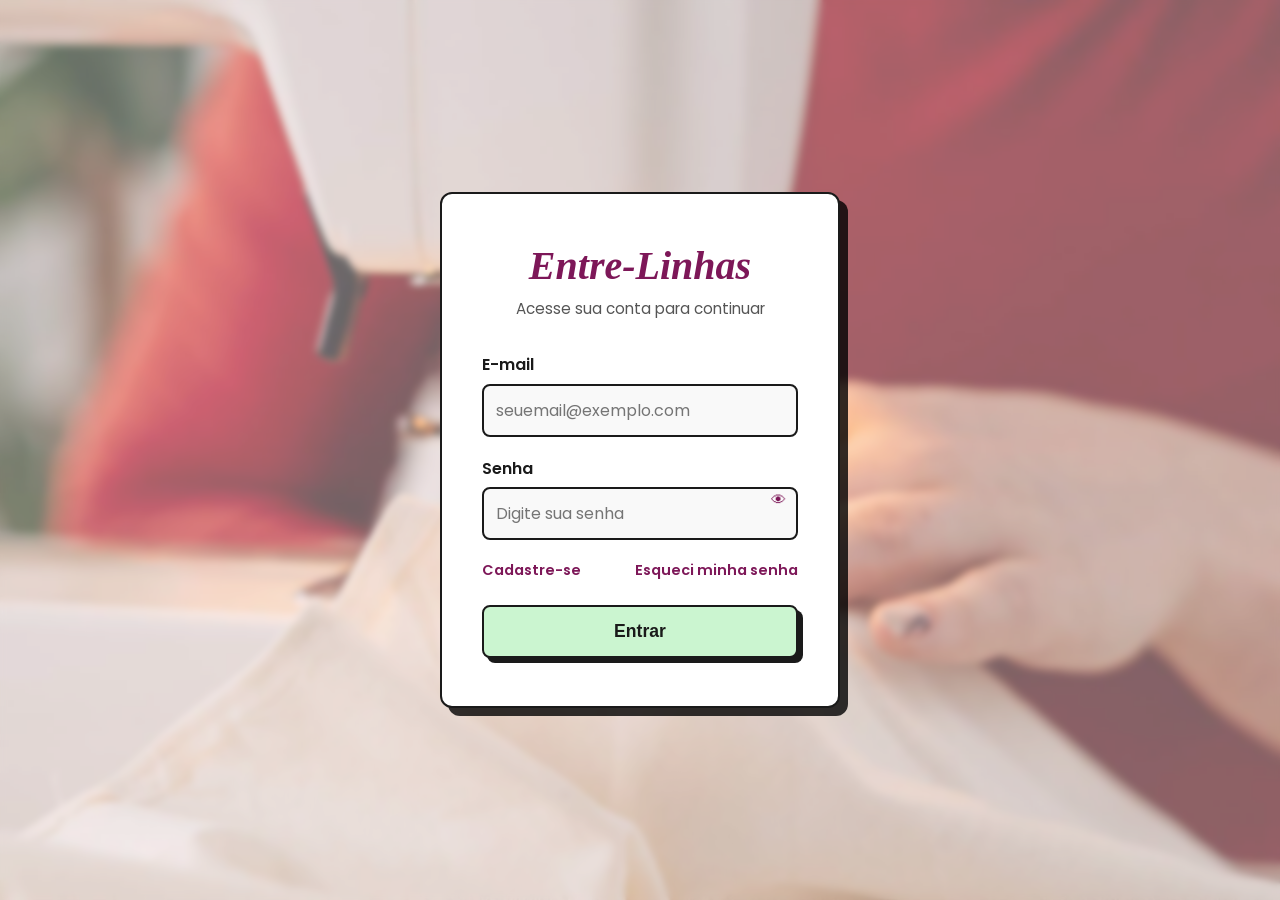
<file: review.html>
<!DOCTYPE html>
<html lang="pt-BR">
<head>
    <meta charset="UTF-8">
    <meta name="viewport" content="width=device-width, initial-scale=1.0">
    <title>Entre Linhas - Avaliar</title>
    <link rel="stylesheet" href="https://fonts.googleapis.com/css2?family=Poppins:wght@300;400;600&display=swap">
    <link rel="stylesheet" href="frontend/css/app-shell.css">
</head>
<body>
<header class="topbar">
    <div class="brand">Entre Linhas</div>
    <div class="user-chip">
        <div>
            <div id="user-name"></div>
            <div class="pill" id="user-type"></div>
        </div>
        <button id="menu-toggle" class="menu-btn">☰</button>
    </div>
</header>
<div id="menu-overlay" class="menu-overlay"></div>
<aside id="menu-drawer" class="menu-drawer">
    <h3>Menu</h3>
    <ul class="menu-list">
        <li><button data-link="faccionista-page.html">Busca</button></li>
        <li><button data-link="my-profile.html">Meu perfil</button></li>
        <li><button id="menu-logout">Sair</button></li>
    </ul>
</aside>

<main class="page">
    <div class="section-nav">
        <button class="btn-secondary" onclick="window.history.back();">Voltar</button>
    </div>
    <div class="card">
        <h2 class="section-title">Registrar avaliação</h2>
        <form id="review-form" class="form-grid">
            <div class="form-row">
                <div>
                    <label class="label" for="review-receiver">ID do avaliado</label>
                    <input id="review-receiver" type="number" required>
                </div>
                <div>
                    <label class="label" for="review-request">ID da solicitação</label>
                    <input id="review-request" type="number" required>
                </div>
            </div>
            <div class="form-row">
                <div>
                    <label class="label" for="review-rating">Nota (1 a 5)</label>
                    <input id="review-rating" type="number" min="1" max="5" required>
                </div>
            </div>
            <label class="label" for="review-comment">Comentário</label>
            <textarea id="review-comment" placeholder="Como foi a execução do serviço?"></textarea>
            <button class="btn-primary" type="submit">Enviar avaliação</button>
            <div id="feedback" class="feedback" aria-live="polite"></div>
        </form>
    </div>
</main>

<script src="frontend/js/common.js"></script>
<script src="frontend/js/review.js"></script>
</body>
</html>
</file>
<file: frontend/css/style-login.css>
* { box-sizing: border-box; }

body {
    margin: 0;
    padding: 0;
    font-family: 'Poppins', sans-serif;
    background-image: url('../images/backg-reg.jpg'); 
    background-attachment: fixed;
    background-size: cover;
    background-position: center;
    height: 100vh;
    display: flex;
    align-items: center;
    justify-content: center;
}

body::before {
    content: "";
    position: fixed;
    top: 0; left: 0; width: 100%; height: 100%;
    background-color: rgba(255, 240, 245, 0.4);
    backdrop-filter: blur(3px);
    z-index: -1;
}

/* Container do Login */
.login-container {
    background: white;
    padding: 3rem 2.5rem;
    width: 100%;
    max-width: 400px;
    
    /* Identidade Visual: Borda Preta + Sombra Dura */
    border: 2px solid #1a1a1a;
    border-radius: 12px;
    box-shadow: 8px 8px 0 rgba(0, 0, 0, 0.8);
    
    text-align: center;
}

/* Título */
.login-container h2 {
    margin: 0;
    font-size: 2.5rem;
    font-family: 'Times New Roman', serif;
    font-style: italic;
    color: #7d1758;
}

.descricao {
    margin-top: 0.5rem;
    margin-bottom: 2rem;
    color: #555;
    font-size: 0.95rem;
}

/* Campos */
.campo {
    text-align: left;
    margin-bottom: 1.2rem;
}

.campo label {
    display: block;
    margin-bottom: 0.4rem;
    font-weight: 600;
    color: #1a1a1a;
}

.campo input {
    width: 100%;
    padding: 12px;
    border: 2px solid #1a1a1a;
    border-radius: 8px;
    font-size: 1rem;
    font-family: 'Poppins', sans-serif;
    background: #f9f9f9;
    outline: none;
    transition: .2s ease;
}

.campo.senha-wrapper {
    position: relative;
}

.toggle-senha {
    position: absolute;
    right: 12px;
    top: 35px;
    background: none;
    border: none;
    cursor: pointer;
    font-size: 0.95rem;
    color: #7d1758;
    padding: 0;
}

.campo input:focus {
    background: #fff;
    box-shadow: 4px 4px 0 0 #d7aefb;
    transform: translate(-2px, -2px);
}

/* Links (Esqueci senha / Cadastre-se) */
.login-links {
    display: flex;
    justify-content: space-between;
    margin-bottom: 1.5rem;
    font-size: 0.9rem;
}

.login-links a {
    text-decoration: none;
    color: #7d1758;
    font-weight: 600;
    position: relative;
}

/* Efeito sublinhado estiloso */
.login-links a::after {
    content: '';
    position: absolute;
    width: 0;
    height: 2px;
    bottom: -2px;
    left: 0;
    background-color: #7d1758;
    transition: width 0.3s;
}

.login-links a:hover::after {
    width: 100%;
}

/* Botão de Entrar */
.btn-login {
    width: 100%;
    padding: 14px;
    border: 2px solid #1a1a1a;
    border-radius: 8px;
    background: #cbf5d0; 
    color: #1a1a1a;
    
    font-size: 1.1rem;
    font-weight: bold;
    cursor: pointer;
    box-shadow: 5px 5px 0 0 #1a1a1a;
    transition: .1s ease-in-out;
}

.btn-login:hover {
    background: #b0eeb8;
    transform: translate(-1px, -1px);
    box-shadow: 6px 6px 0 0 #1a1a1a;
}

.btn-login:active {
    transform: translate(5px, 5px);
    box-shadow: 0 0 0 0 #1a1a1a;
}

.feedback {
    margin: 10px 0 0;
    font-size: 0.95rem;
    font-weight: 600;
}

.feedback.error {
    color: #b00020;
}

.feedback.success {
    color: #1b5e20;
}
</file>
<file: frontend/css/app.css>
:root {
    --bg: #0e0f18;
    --panel: #141726;
    --accent: #7bdcb5;
    --text: #f5f7fb;
    --muted: #b4bdd3;
    --danger: #ff6b6b;
    --border: #23263a;
}

* {
    box-sizing: border-box;
}

body {
    margin: 0;
    font-family: 'Poppins', sans-serif;
    background: var(--bg);
    color: var(--text);
}

.header {
    display: flex;
    align-items: center;
    justify-content: space-between;
    padding: 1.25rem 1.5rem;
    background: var(--panel);
    border-bottom: 1px solid var(--border);
    position: sticky;
    top: 0;
    z-index: 10;
}

.header h1 {
    margin: 0;
    font-size: 1.3rem;
}

.header .user-info {
    display: flex;
    gap: 0.75rem;
    align-items: center;
    font-size: 0.95rem;
    color: var(--muted);
}

.header button, .btn {
    background: var(--accent);
    color: #0c0f1b;
    border: none;
    border-radius: 8px;
    padding: 0.6rem 0.9rem;
    font-weight: 600;
    cursor: pointer;
    transition: transform 0.1s ease, opacity 0.2s ease;
}

.header button:hover, .btn:hover {
    transform: translateY(-1px);
    opacity: 0.95;
}

.btn.secondary {
    background: transparent;
    color: var(--text);
    border: 1px solid var(--border);
}

.btn.danger {
    background: var(--danger);
    color: #fff;
}

.layout {
    display: grid;
    grid-template-columns: 320px 1fr;
    gap: 1rem;
    padding: 1rem;
}

.sidebar, .content-panel {
    background: var(--panel);
    border: 1px solid var(--border);
    border-radius: 12px;
    padding: 1rem;
    box-shadow: 0 5px 30px rgba(0,0,0,0.3);
}

.section-title {
    margin: 0 0 0.5rem 0;
    font-size: 1.05rem;
}

.form-group {
    display: flex;
    flex-direction: column;
    gap: 0.25rem;
    margin-bottom: 0.75rem;
}

label {
    color: var(--muted);
    font-size: 0.9rem;
}

input, select, textarea {
    width: 100%;
    padding: 0.65rem;
    border-radius: 8px;
    border: 1px solid var(--border);
    background: #0f111f;
    color: var(--text);
}

textarea {
    resize: vertical;
    min-height: 80px;
}

.section {
    margin-bottom: 1rem;
    border: 1px solid var(--border);
    border-radius: 12px;
    padding: 1rem;
    background: #101225;
}

.section h3 {
    margin-top: 0;
    margin-bottom: 0.5rem;
}

.card-list {
    display: grid;
    grid-template-columns: repeat(auto-fill, minmax(280px, 1fr));
    gap: 0.75rem;
}

.card {
    border: 1px solid var(--border);
    border-radius: 10px;
    padding: 0.75rem;
    background: #0f1222;
}

.card header {
    display: flex;
    justify-content: space-between;
    align-items: center;
    margin-bottom: 0.5rem;
}

.card small {
    color: var(--muted);
}

.chips {
    display: flex;
    gap: 0.5rem;
    flex-wrap: wrap;
    margin: 0.4rem 0;
}

.chip {
    padding: 0.3rem 0.55rem;
    border-radius: 999px;
    background: #1a1d2f;
    color: var(--muted);
    border: 1px solid var(--border);
    font-size: 0.8rem;
}

.messages {
    background: #0d1020;
    border: 1px solid var(--border);
    border-radius: 10px;
    padding: 0.75rem;
    max-height: 320px;
    overflow-y: auto;
}

.message {
    margin-bottom: 0.5rem;
    padding: 0.5rem;
    border-radius: 8px;
    background: #11142a;
}

.message.me {
    border: 1px solid var(--accent);
}

.status-ok { color: #7bed9f; }
.status-warn { color: #f9ca24; }
.status-error { color: #ff6b6b; }

.alert {
    padding: 0.75rem 0.9rem;
    background: #111424;
    border: 1px solid var(--border);
    border-radius: 10px;
    margin-bottom: 0.75rem;
}

footer {
    text-align: center;
    padding: 1rem;
    color: var(--muted);
}

@media (max-width: 1024px) {
    .layout {
        grid-template-columns: 1fr;
    }
}
</file>
<file: frontend/css/app-shell.css>
* { box-sizing: border-box; }

body {
    margin: 0;
    font-family: 'Poppins', sans-serif;
    background-image: url('../images/backg-reg.jpg');
    background-size: cover;
    background-attachment: fixed;
    background-position: center;
    min-height: 100vh;
    color: #1a1a1a;
}

body::before {
    content: "";
    position: fixed;
    top: 0; left: 0; width: 100%; height: 100%;
    background-color: rgba(255, 240, 245, 0.35);
    backdrop-filter: blur(2px);
    z-index: -1;
}

a { color: inherit; text-decoration: none; }

.topbar {
    display: flex;
    align-items: center;
    justify-content: space-between;
    padding: 1rem 1.5rem;
    background: rgba(255,255,255,0.9);
    border-bottom: 2px solid #1a1a1a;
    box-shadow: 6px 6px 0 rgba(0,0,0,0.2);
}

.brand {
    display: flex;
    align-items: baseline;
    gap: 0.5rem;
    font-family: 'Times New Roman', serif;
    font-style: italic;
    font-size: 1.6rem;
    color: #7d1758;
}

.user-chip {
    display: flex;
    align-items: center;
    gap: 0.75rem;
}

.pill {
    padding: 0.35rem 0.65rem;
    border: 2px solid #1a1a1a;
    border-radius: 999px;
    background: #cbf5d0;
    font-weight: 600;
    font-size: 0.9rem;
}

.menu-btn {
    border: 2px solid #1a1a1a;
    background: #cbf5d0;
    border-radius: 8px;
    padding: 0.35rem 0.75rem;
    font-weight: 700;
    cursor: pointer;
    box-shadow: 4px 4px 0 #1a1a1a;
}

.menu-btn:hover { transform: translate(-1px, -1px); }

.menu-drawer {
    position: fixed;
    top: 0; right: -260px;
    width: 260px;
    height: 100vh;
    background: #fff;
    border-left: 2px solid #1a1a1a;
    box-shadow: -6px 0 0 rgba(0,0,0,0.2);
    padding: 1.5rem;
    transition: right 0.2s ease;
    z-index: 20;
}

.menu-drawer.open { right: 0; }

.menu-drawer h3 { margin-top: 0; color: #7d1758; }

.menu-list { list-style: none; padding: 0; margin: 1rem 0; display: grid; gap: 0.5rem; }

.menu-list li button {
    width: 100%;
    padding: 0.75rem 1rem;
    border: 2px solid #1a1a1a;
    border-radius: 10px;
    background: #f9f9f9;
    font-weight: 600;
    cursor: pointer;
    text-align: left;
}

.menu-list li button:hover { background: #cbf5d0; }

.menu-overlay {
    position: fixed;
    top:0; left:0; width:100%; height:100%;
    background: rgba(0,0,0,0.3);
    opacity: 0;
    pointer-events: none;
    transition: opacity 0.2s ease;
    z-index: 15;
}

.menu-overlay.visible {
    opacity: 1;
    pointer-events: all;
}

.page {
    max-width: 1200px;
    margin: 2rem auto;
    padding: 0 1rem 3rem;
}

.card {
    background: rgba(255,255,255,0.95);
    border: 2px solid #1a1a1a;
    border-radius: 14px;
    padding: 1.25rem;
    box-shadow: 8px 8px 0 rgba(0,0,0,0.2);
}

.card + .card { margin-top: 1rem; }

.section-title { margin-top: 0; color: #7d1758; }

.form-grid {
    display: grid;
    gap: 1rem;
}

.form-row {
    display: grid;
    grid-template-columns: repeat(auto-fit, minmax(200px, 1fr));
    gap: 1rem;
}

.label { font-weight: 600; display: block; margin-bottom: 0.35rem; }

input[type="text"], input[type="email"], input[type="password"], input[type="tel"], input[type="number"], input[type="date"], select, textarea {
    width: 100%;
    padding: 0.75rem;
    border: 2px solid #1a1a1a;
    border-radius: 10px;
    font-family: 'Poppins', sans-serif;
    background: #f9f9f9;
}

textarea { min-height: 120px; resize: vertical; }

.btn-primary {
    border: 2px solid #1a1a1a;
    background: #cbf5d0;
    border-radius: 10px;
    padding: 0.9rem 1.25rem;
    font-weight: 700;
    cursor: pointer;
    box-shadow: 5px 5px 0 #1a1a1a;
}

.btn-secondary {
    border: 2px solid #1a1a1a;
    background: #fff;
    border-radius: 10px;
    padding: 0.9rem 1.25rem;
    font-weight: 700;
    cursor: pointer;
}

.btn-primary:hover, .btn-secondary:hover { transform: translate(-1px, -1px); }

.feedback {
    margin-top: 0.75rem;
    padding: 0.75rem 1rem;
    border-radius: 10px;
    border: 2px solid #1a1a1a;
    background: #fff8f8;
    color: #1a1a1a;
}

.feedback.error { background: #ffe5e5; color: #7d1758; }
.feedback.success { background: #cbf5d0; }
.feedback.warn { background: #fff4d6; }

.card-grid {
    display: grid;
    grid-template-columns: repeat(auto-fit, minmax(240px, 1fr));
    gap: 1rem;
}

.user-card {
    cursor: pointer;
    transition: transform 0.1s ease, box-shadow 0.1s ease;
}

.user-card:hover { transform: translate(-2px, -2px); box-shadow: 10px 10px 0 rgba(0,0,0,0.25); }

.chips { display: flex; flex-wrap: wrap; gap: 0.35rem; margin: 0.5rem 0; }
.chip { background: #f0f0f0; border: 2px solid #1a1a1a; border-radius: 999px; padding: 0.3rem 0.6rem; font-weight: 600; }

.actions { display: flex; gap: 0.5rem; flex-wrap: wrap; margin-top: 0.5rem; }

.section-nav { display: flex; gap: 0.5rem; margin-bottom: 1rem; flex-wrap: wrap; }

.hero-title { margin: 0 0 0.4rem 0; font-size: 1.3rem; }

.text-muted { color: #555; }

.inline-icon { cursor: pointer; border: none; background: none; font-size: 1.1rem; }
</file>
<file: frontend/css/reg-choose.css>
/* Cabeçalho */
.header-faixa {
    width: 100%;
    background-color: #fdfdfd;
    color: #7d1758;
    padding: 20px 0;
    text-align: center;
    font-size: 3.5rem;
    font-family: 'Times New Roman', serif;
    font-style: italic;
    border-bottom: 2px solid #1a1a1a;
    margin-bottom: auto;
}

/* Corpo */
body {
    font-family: 'Poppins', sans-serif;
    background-image: url('../images/backg-reg.jpg');
    background-attachment: fixed;
    background-size: cover;
    background-position: center;
    background-repeat: no-repeat;
    display: flex;
    flex-direction: column;
    align-items: center;
    min-height: 100vh;
    margin: 0;
    color: #1a1a1a;
}

/* Sobreposição escura para leitura */
body::before {
    content: "";
    position: fixed;
    top: 0; left: 0; width: 100%; height: 100%;
    background-color: rgba(255, 240, 245, 0.4);
    backdrop-filter: blur(2px);
    z-index: -1;
}

/* Conteúdo central */
.container {
    max-width: 500px;
    background-color: #fcfcfc;
    border: 2px solid rgba(0, 0, 0, 0.3);
    border-radius: 15px;
    padding: 40px;
    margin: auto;
    box-shadow: 0 4px 20px rgba(0, 0, 0, 0.1);
    text-align: center;
}

.titulo {
    font-size: 1.7em;
    font-weight: bold;
    margin-bottom: 30px;
}

/* Botões */
.botoes-container {
    display: flex;
    flex-direction: column;
    gap: 20px;
}

.botao {
    display: block;
    padding: 15px 20px;
    background-color: #cbf5d0;
    color: #000;
    border: 2px solid #000;
    font-size: 1.2em;
    font-weight: bold;
    text-decoration: none;
    border-radius: 10px;
    box-shadow: 3px 3px 0 #000;
    transition: all 0.1s ease-in-out;
}

.botao:hover {
    background-color: #eee;
}

.botao:active {
    box-shadow: 1px 1px 0 #000;
    transform: translate(2px, 2px);
}

/* Rodapé */
.footer-faixa {
    width: 100%;
    background-color: #dedede;
    color: #000;
    padding: 10px 0;
    text-align: center;
    font-size: 1em;
    margin-top: auto;
}
</file>
<file: frontend/css/style-reg.css>
* { box-sizing: border-box; }

body {
    font-family: 'Poppins', sans-serif;
    background-image: url('../images/backg-reg.jpg');
    background-attachment: fixed;
    background-size: cover;
    background-position: center;
    background-repeat: no-repeat;
    display: flex;
    flex-direction: column;
    align-items: center;
    min-height: 100vh;
    margin: 0;
    color: #1a1a1a;
}

/* Sobreposição escura para leitura */
body::before {
    content: "";
    position: fixed;
    top: 0; left: 0; width: 100%; height: 100%;
    background-color: rgba(255, 240, 245, 0.4);
    backdrop-filter: blur(2px);
    z-index: -1;
}

/* Cabeçalho */
.header-faixa {
    width: 100%;
    background-color: #fdfdfd;
    color: #7d1758;
    padding: 20px 0;
    text-align: center;
    font-size: 3.5rem;
    font-family: 'Times New Roman', serif;
    font-style: italic;
    border-bottom: 2px solid #1a1a1a;
    margin-bottom: auto;
}

/* Container do Formulário */
.cadastro-container {
    width: 90%;
    max-width: 550px;
    background-color: #ffffff;
    border: 2px solid #1a1a1a;
    border-radius: 12px;
    padding: 40px;
    box-shadow: 6px 6px 0 0 rgba(0,0,0,0.8); 
    margin: 40px 0;
}

.titulo {
    text-align: center;
    font-size: 2rem;
    font-family: 'Times New Roman', serif;
    color: #1a1a1a;
    border-bottom: 2px solid #eee;
    padding-bottom: 15px;
    margin-bottom: 30px;
}

/* Estilização dos Inputs */
.campo-grupo { margin-bottom: 20px; }

.campo-grupo label {
    display: block;
    margin-bottom: 8px;
    font-weight: 600;
    font-size: 0.95rem;
    color: #333;
}

.campo-grupo input,
.campo-grupo select {
    width: 100%;
    padding: 12px;
    border: 2px solid #1a1a1a;
    border-radius: 8px;
    font-size: 1rem;
    font-family: 'Poppins', sans-serif;
    background: #f9f9f9;
    outline: none;
    transition: all 0.2s ease;
}

.campo-grupo.senha-wrapper {
    position: relative;
}

.toggle-senha {
    position: absolute;
    right: 12px;
    top: 38px;
    background: none;
    border: none;
    cursor: pointer;
    font-size: 0.95rem;
    color: #7d1758;
    padding: 0;
}

/* Efeito quando clica no input */
.campo-grupo input:focus,
.campo-grupo select:focus {
    background: #fff;
    box-shadow: 4px 4px 0 0 #d7aefb;
    transform: translate(-2px, -2px);
}

.feedback {
    margin: 10px 0 0;
    font-size: 0.95rem;
    font-weight: 600;
}

.feedback.error {
    color: #b00020;
}

.feedback.success {
    color: #1b5e20;
}

/* Ajuste da seta do Select */
.campo-grupo select {
    cursor: pointer;
    background-image: url('data:image/svg+xml;utf8,<svg xmlns="http://www.w3.org/2000/svg" width="12" height="12" fill="black"><path d="M6 9L1 4h10L6 9z"/></svg>');
    background-repeat: no-repeat;
    background-position: right 15px center;
    appearance: none;
}

/* Container dos Botões */
.botoes-container {
    display: flex;
    justify-content: space-between;
    gap: 15px;
    margin-top: 40px;
}

/* Botão Comum (Base) */
.btn-voltar, 
.btn-confirmar {
    padding: 14px 25px;
    border: 2px solid #1a1a1a;
    border-radius: 8px;
    font-size: 1rem;
    font-weight: 600;
    cursor: pointer;
    text-decoration: none;
    text-align: center;
    box-shadow: 4px 4px 0 0 #1a1a1a;
    transition: all 0.1s ease;
}

/* Cores Específicas */
.btn-confirmar {
    background-color: #cbf5d0;
    color: #000;
    flex: 1;
}

.btn-voltar {
    background-color: #f0f0f0;
    color: #000;
}

/* Efeito de Clique (Afundar) */
.btn-confirmar:active, 
.btn-voltar:active {
    box-shadow: 0 0 0 0 #000;
    transform: translate(4px, 4px);
}

/* Rodapé */
.footer-faixa {
    width: 100%;
    background-color: #fdfdfd;
    border-top: 2px solid #1a1a1a;
    color: #555;
    padding: 15px 0;
    text-align: center;
    font-size: 0.9rem;
    margin-top: auto;
}
</file>
<file: frontend/css/faccionista.css>
* {
    margin: 0;
    padding: 0;
    box-sizing: border-box;
}

body {
    font-family: "Poppins", Arial, Helvetica, sans-serif;
    background: #f7f4f8;
    min-height: 100vh;
    display: flex;
    flex-direction: column;
}

/* ============================
   HEADER
============================ */
header {
    width: 100%;
    background: rgba(255, 255, 255, 0.95);
    padding: 1rem 2rem;
    display: flex;
    align-items: center;
    justify-content: space-between;
    box-shadow: 0 2px 12px rgba(0, 0, 0, 0.08);
    font-family: 'Times New Roman', serif;
}

.home-topbar {
    position: sticky;
    top: 0;
    z-index: 10;
    font-family: 'Poppins', sans-serif;
}

.logo {
    display: flex;
    align-items: center;
    gap: 10px;
    font-size: 2.0rem;
    font-weight: bold;
    color: #7d1758;
}

.logo-icon {
    width: 30px;
    height: auto;
    display: block;
}

.header-icons {
    display: flex;
    gap: 1.5rem;
}

.icon-btn {
    background: none;
    border: none;
    cursor: pointer;
    font-size: 1.8rem;
    transition: 0.2s ease;
}

.menu-toggle {
    border: 2px solid #7d1758;
    border-radius: 10px;
    background: #fff;
    padding: 0.35rem 0.75rem;
    box-shadow: 2px 2px 0 #7d1758;
}

.icon-btn:hover {
    transform: scale(1.15);
}

.header-actions {
    display: flex;
    align-items: center;
    gap: 1rem;
}

.user-meta {
    display: flex;
    flex-direction: column;
    align-items: flex-end;
}

.user-name {
    font-weight: 700;
}

.pill {
    display: inline-block;
    padding: 0.25rem 0.6rem;
    border-radius: 999px;
    background: #f7e7f1;
    border: 1px solid #7d1758;
    font-weight: 600;
    font-size: 0.9rem;
}

.menu-panel {
    position: absolute;
    top: 72px;
    right: 24px;
    background: #fff;
    border: 1px solid #d3cbd8;
    border-radius: 12px;
    box-shadow: 0 10px 30px rgba(0,0,0,0.15);
    display: none;
    flex-direction: column;
    min-width: 180px;
    overflow: hidden;
    z-index: 12;
}

.menu-panel button {
    background: none;
    border: none;
    padding: 0.85rem 1rem;
    text-align: left;
    font-weight: 600;
    cursor: pointer;
}

.menu-panel button:hover {
    background: #f7e7f1;
}

.menu-panel .danger {
    color: #b22222;
}

.menu-panel.open {
    display: flex;
}

.menu-overlay {
    position: fixed;
    top: 0;
    left: 0;
    width: 100%;
    height: 100%;
    background: rgba(0,0,0,0.25);
    z-index: 11;
    opacity: 0;
    pointer-events: none;
    transition: opacity 0.2s ease;
}

.menu-overlay.visible {
    opacity: 1;
    pointer-events: all;
}

/* ============================
   CONTAINER
============================ */
.container {
    max-width: 1100px;
    margin: 0 auto;
    padding: 2rem 0;
    flex: 1;
}

.home-content {
    max-width: 1200px;
}

h2 {
    text-align: center;
    margin-bottom: 2rem;
    font-size: 2rem;
    color: #5c0f44;
}

/* ============================
   PAINEL COM BORDA
============================ */
.panel {
    border: 1px solid #d3cbd8;
    border-radius: 12px;
    padding: 2.5rem;
    background: #ffffff;
    margin-bottom: 3rem;
}

.panel-header {
    display: flex;
    align-items: center;
    justify-content: space-between;
    gap: 1rem;
    flex-wrap: wrap;
}

.subtitle {
    margin: 0.5rem 0 1.5rem;
    color: #555;
}

/* ============================
   GRID DE CARDS
============================ */
.cards-grid {
    display: grid;
    grid-template-columns: repeat(auto-fit, minmax(260px, 1fr));
    gap: 1.8rem;
}

.cards-grid .card {
    border: 1px solid #d3cbd8;
}

.card {
    background: #ffffff;
    padding: 2.2rem;
    border-radius: 12px;
    box-shadow: 0 4px 12px rgba(0, 0, 0, 0.08);
    transition: 0.25s ease;
}

.card:hover {
    transform: translateY(-4px);
    box-shadow: 0 6px 18px rgba(0, 0, 0, 0.12);
}

.card h3 {
    font-size: 1.3rem;
    margin-bottom: 0.5rem;
    color: #7d1758;
}

.card p {
    margin-bottom: 1.2rem;
    font-size: 0.95rem;
}

/* BOTÃO */
.btn-ver {
    width: 100%;
    padding: 0.7rem;
    background: #7d1758;
    color: white;
    border: none;
    border-radius: 10px;
    font-weight: 600;
    cursor: pointer;
    transition: 0.2s ease;
}

.btn-ver:hover {
    background: #5a0d35;
}

.card-top {
    display: flex;
    align-items: flex-start;
    justify-content: space-between;
    gap: 0.5rem;
}

.card-actions {
    display: flex;
    justify-content: flex-end;
}

.description {
    color: #444;
    line-height: 1.6;
}

.search-bar {
    display: flex;
    align-items: center;
    gap: 0.75rem;
    padding: 0.85rem 1.2rem;
    background: #fff;
    border: 1px solid #d3cbd8;
    border-radius: 999px;
    box-shadow: 0 6px 18px rgba(0,0,0,0.06);
}

.search-bar input {
    flex: 1;
    border: none;
    font-size: 1rem;
    outline: none;
}

.filters-grid {
    display: grid;
    grid-template-columns: repeat(auto-fit, minmax(220px, 1fr));
    gap: 1rem;
    margin-top: 1.5rem;
}

.filter-field label {
    display: block;
    font-weight: 600;
    margin-bottom: 0.35rem;
}

.filter-field input,
.filter-field select {
    width: 100%;
    padding: 0.75rem 0.9rem;
    border: 1px solid #d3cbd8;
    border-radius: 10px;
    background: #f9f7fb;
    font-family: 'Poppins', sans-serif;
}

.feedback {
    background: #f9f7fb;
    border: 1px solid #d3cbd8;
    padding: 0.75rem 1rem;
    border-radius: 10px;
    min-height: 20px;
    color: #444;
}

.feedback.error { color: #b22222; }
.feedback.success { color: #1f8a4c; }

.empty {
    color: #666;
    margin: 0;
}

.text-muted {
    color: #666;
    margin: 0.25rem 0;
}

.btn-primary,
.btn-secondary {
    border: 1px solid #7d1758;
    border-radius: 10px;
    padding: 0.75rem 1.2rem;
    font-weight: 700;
    cursor: pointer;
    background: #fff;
}

.btn-primary {
    background: #7d1758;
    color: #fff;
    box-shadow: 2px 2px 0 #5a0d35;
}

.btn-secondary {
    color: #7d1758;
}

.btn-primary:hover,
.btn-secondary:hover {
    transform: translateY(-1px);
}

.form-grid {
    display: grid;
    gap: 1rem;
}

.form-row {
    display: grid;
    grid-template-columns: repeat(auto-fit, minmax(240px, 1fr));
    gap: 1rem;
}

.label {
    font-weight: 600;
    display: block;
    margin-bottom: 0.35rem;
}

.form-row input,
.form-row select,
.form-row textarea {
    width: 100%;
    padding: 0.75rem;
    border: 1px solid #d3cbd8;
    border-radius: 10px;
    background: #f9f7fb;
    font-family: 'Poppins', sans-serif;
}

.form-row textarea {
    min-height: 140px;
    resize: vertical;
}

.availability-box {
    display: flex;
    flex-direction: column;
    justify-content: center;
    gap: 0.5rem;
}

.switch-label {
    font-weight: 600;
}

.form-actions {
    display: flex;
    justify-content: flex-end;
}

.chips {
    display: flex;
    flex-wrap: wrap;
    gap: 0.5rem;
    margin: 1rem 0;
}

.chip {
    background: #f9f7fb;
    border: 1px solid #d3cbd8;
    border-radius: 999px;
    padding: 0.4rem 0.75rem;
    font-weight: 600;
}

/* ============================
   RODAPÉ
============================ */
footer {
    width: 100%;
    text-align: center;
    padding: 1.5rem 0;
    background: #ffffff;
    border-top: 1px solid #e1d9e6;
    color: #7d1758;
    font-size: 0.9rem;
    margin-top: auto;
}
</file>
